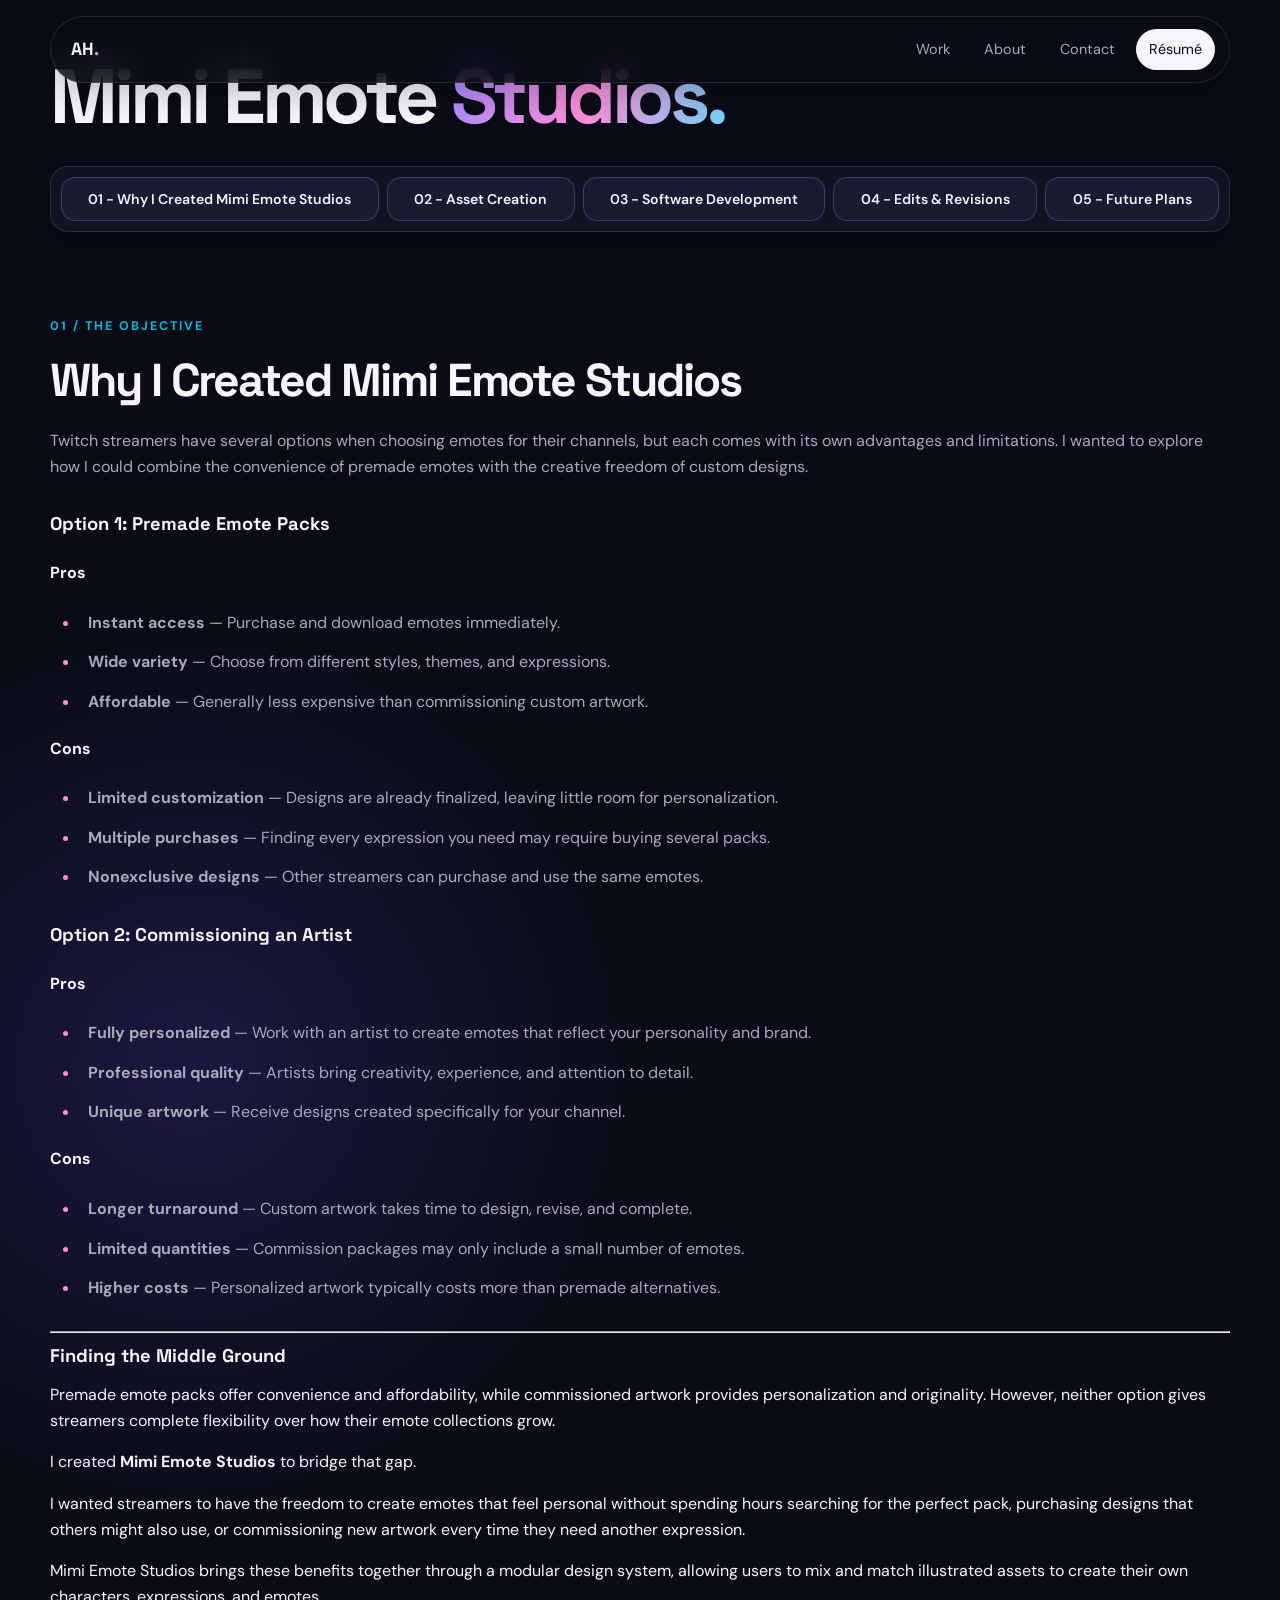
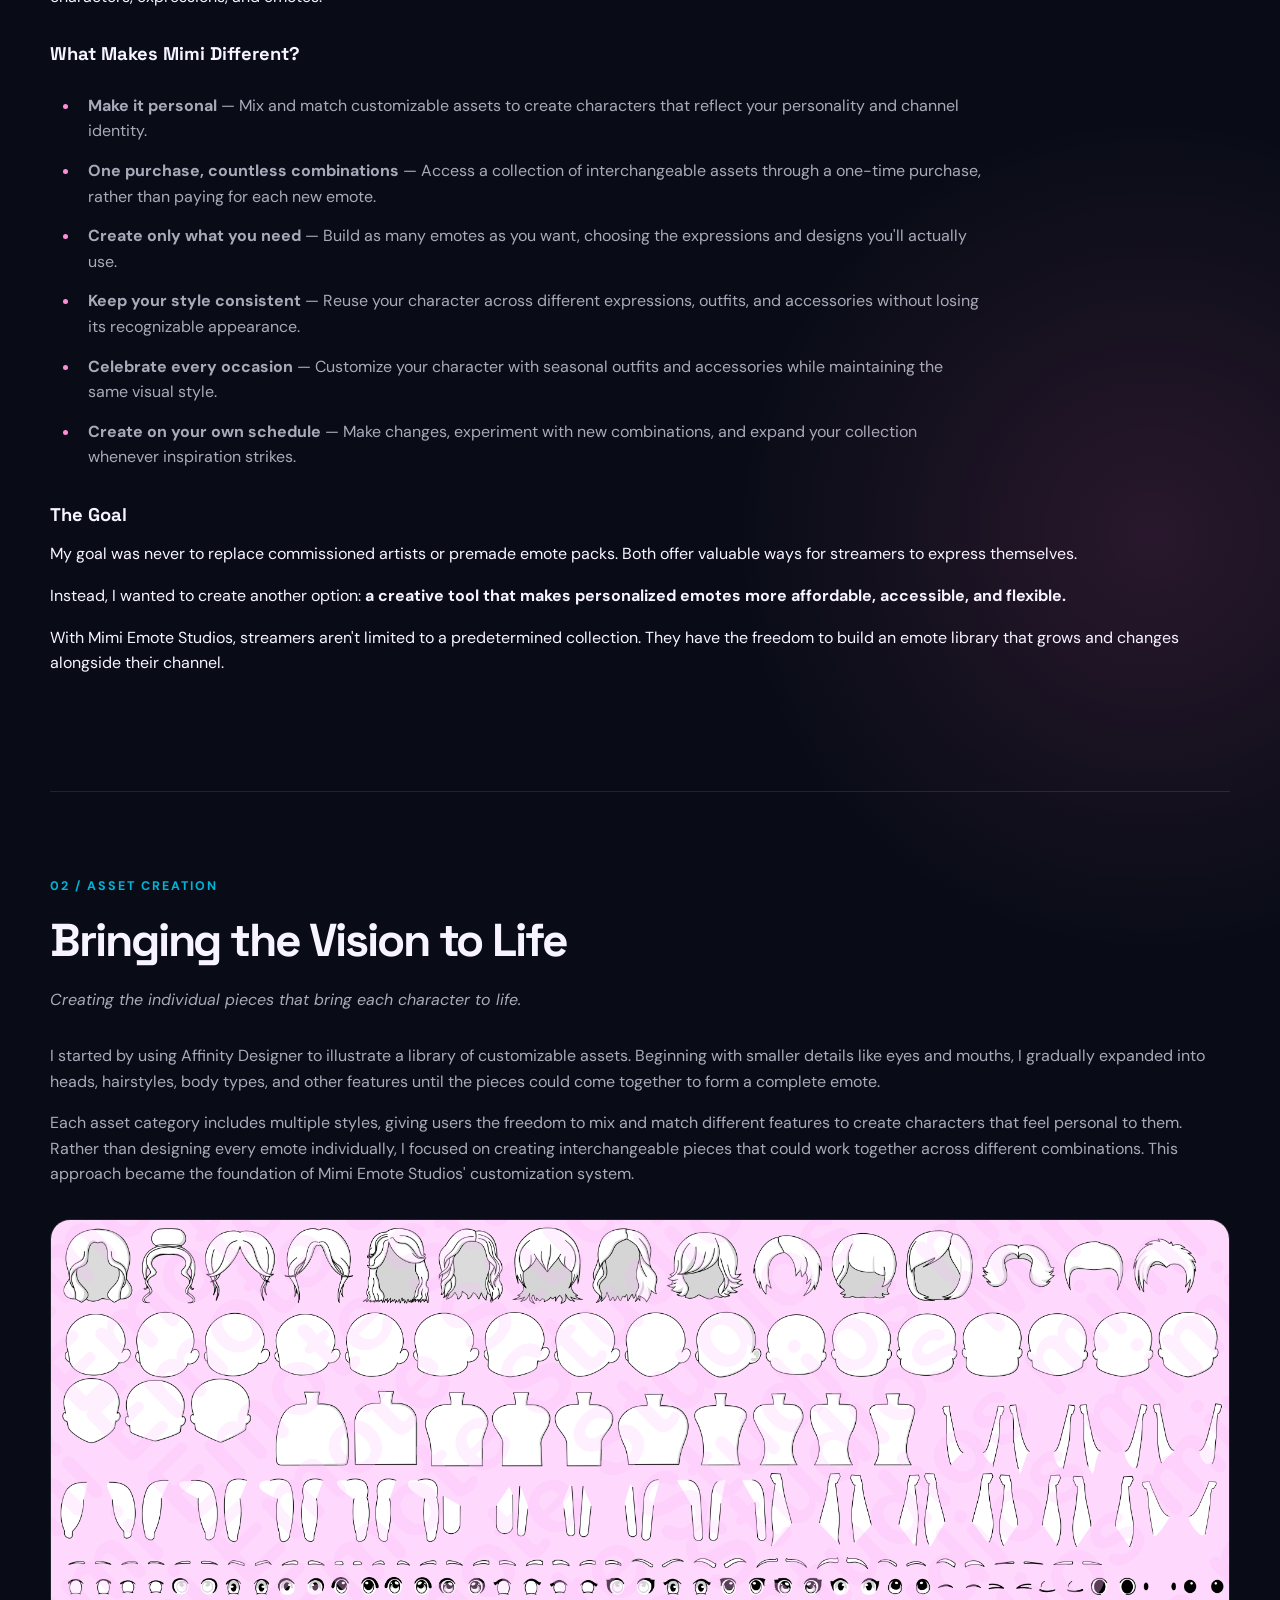
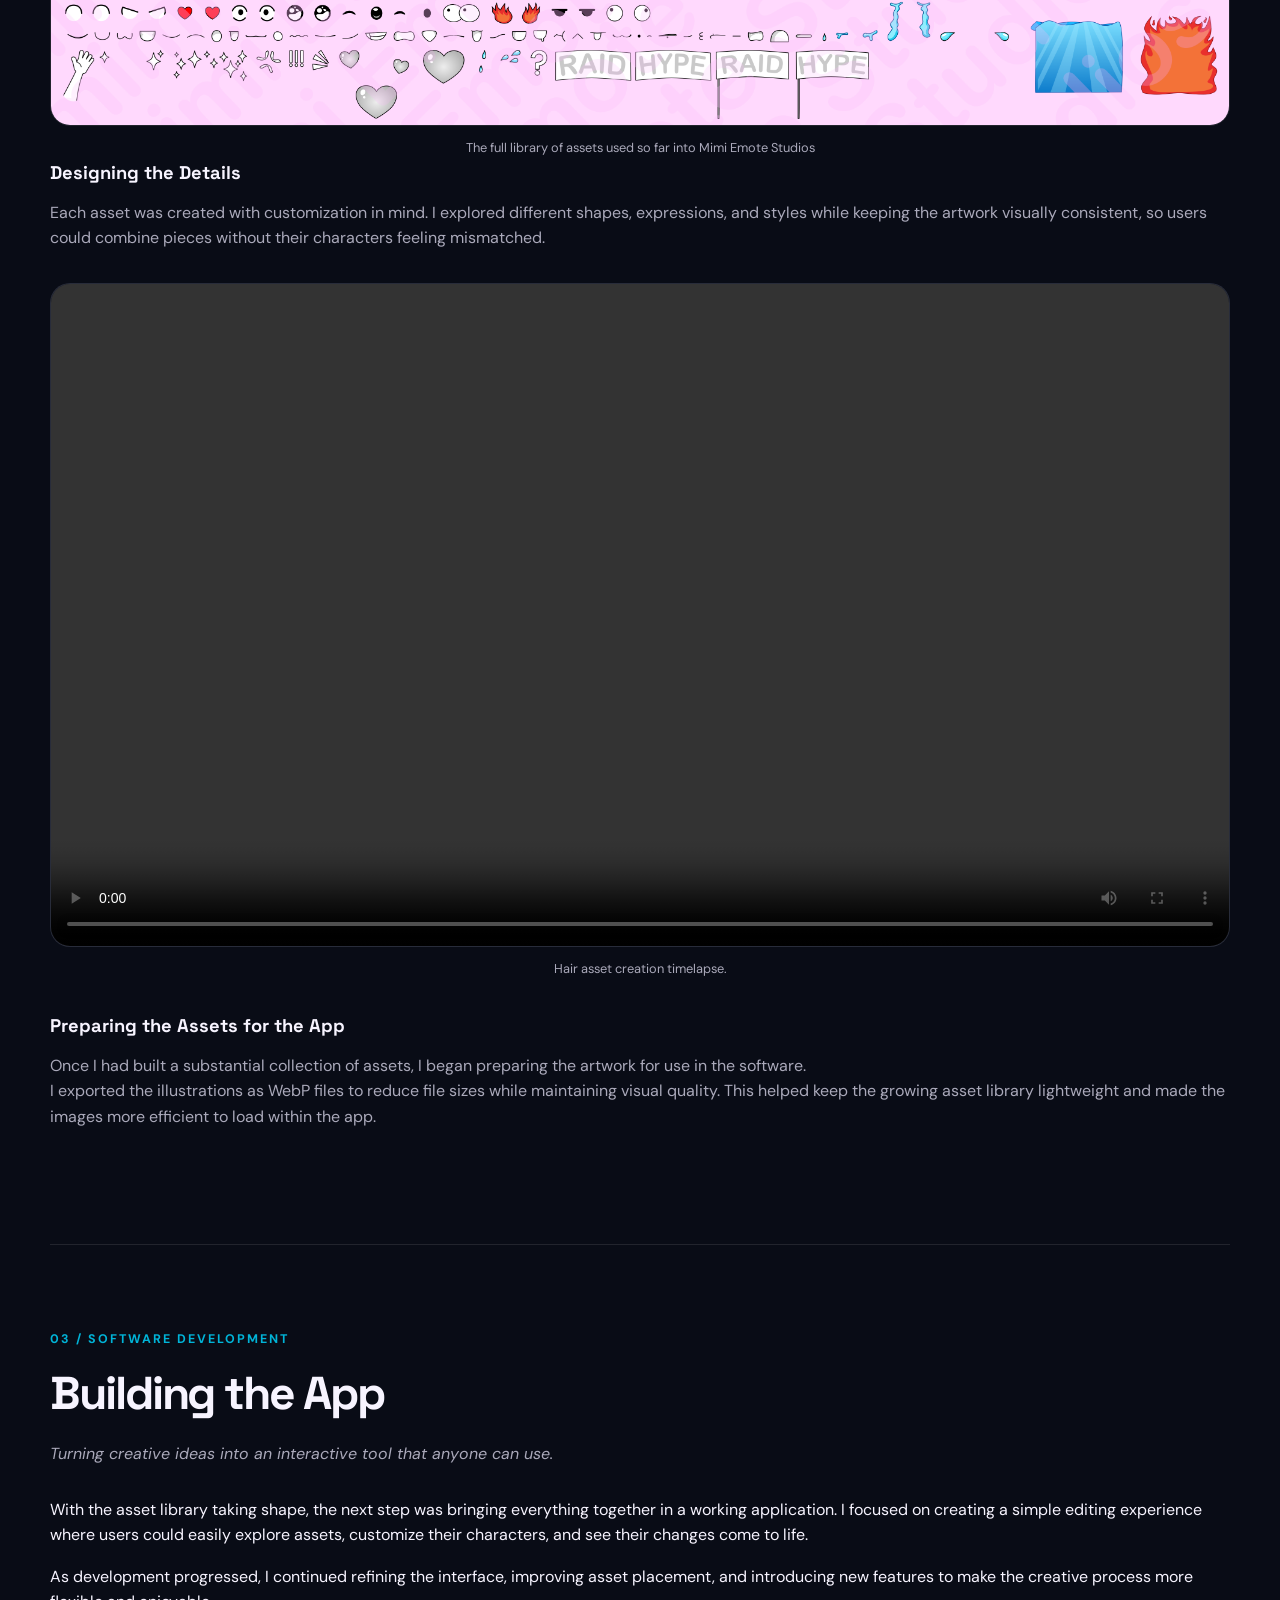
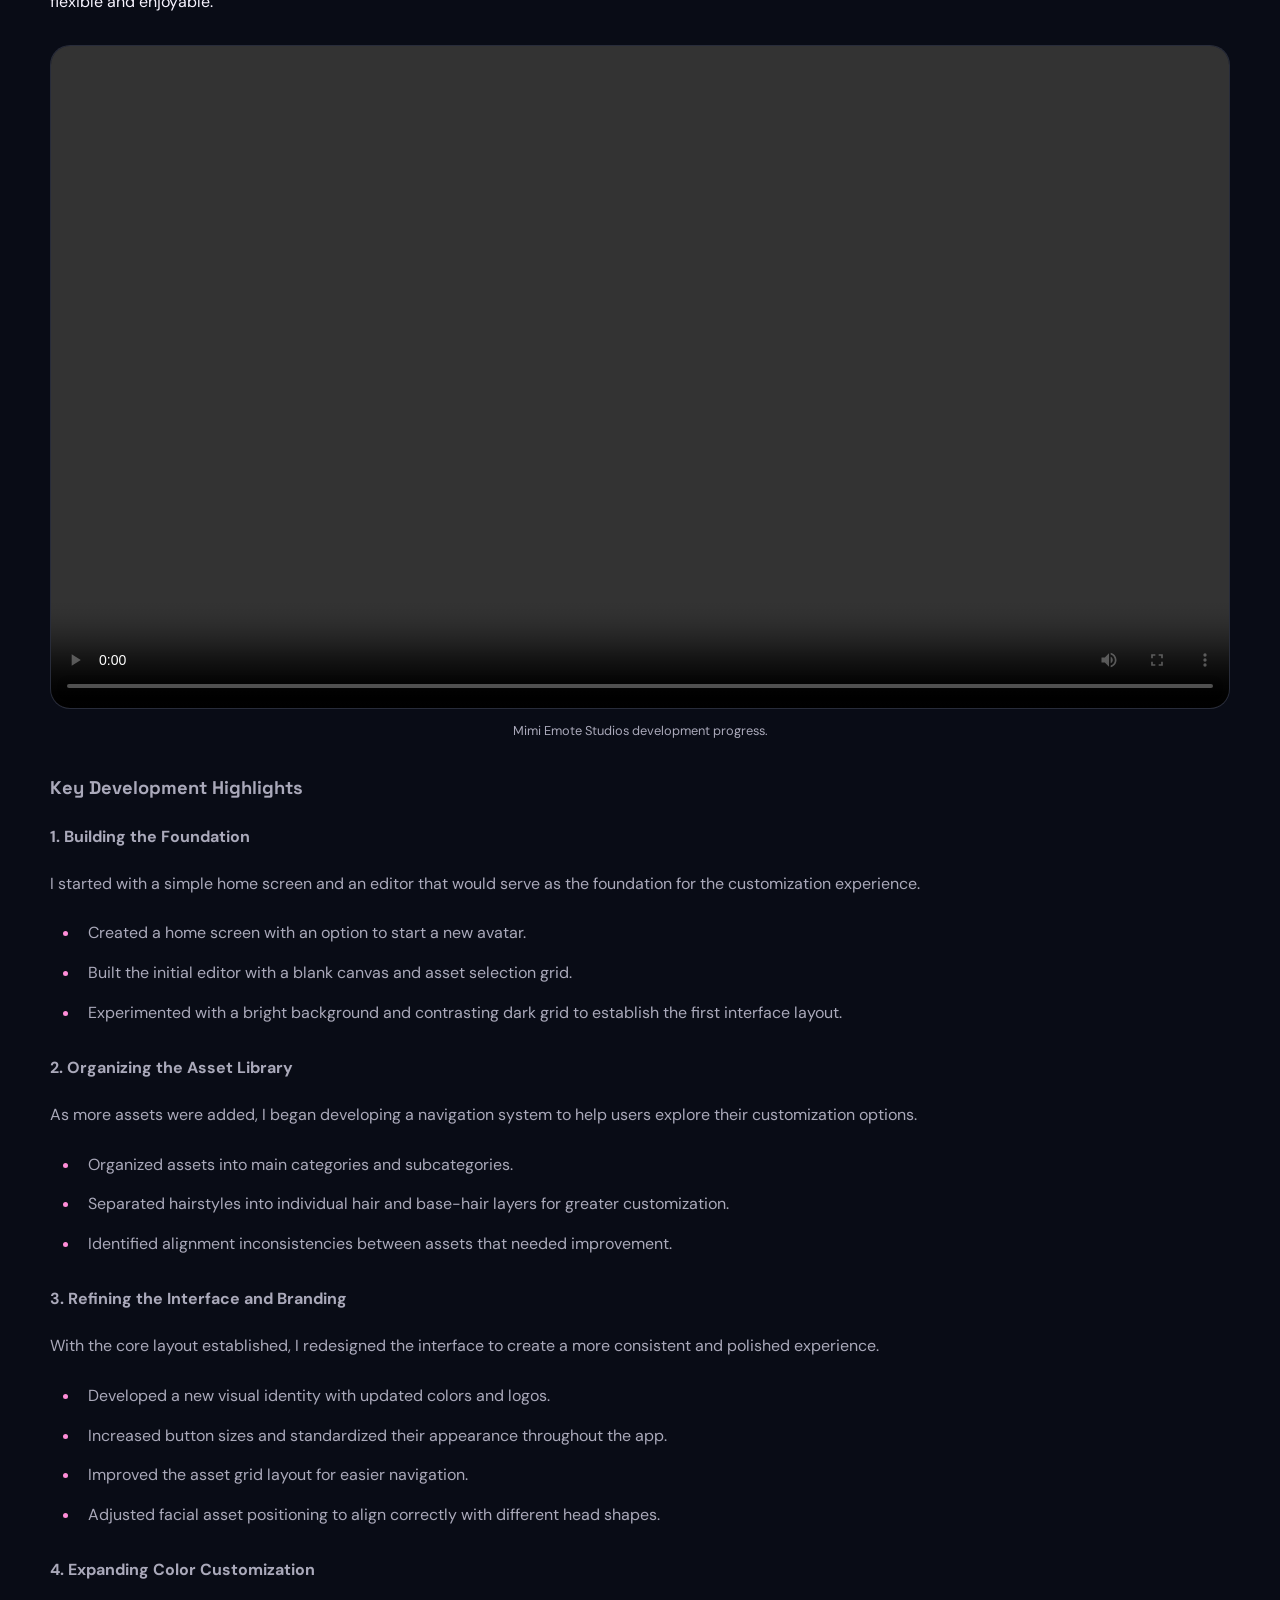
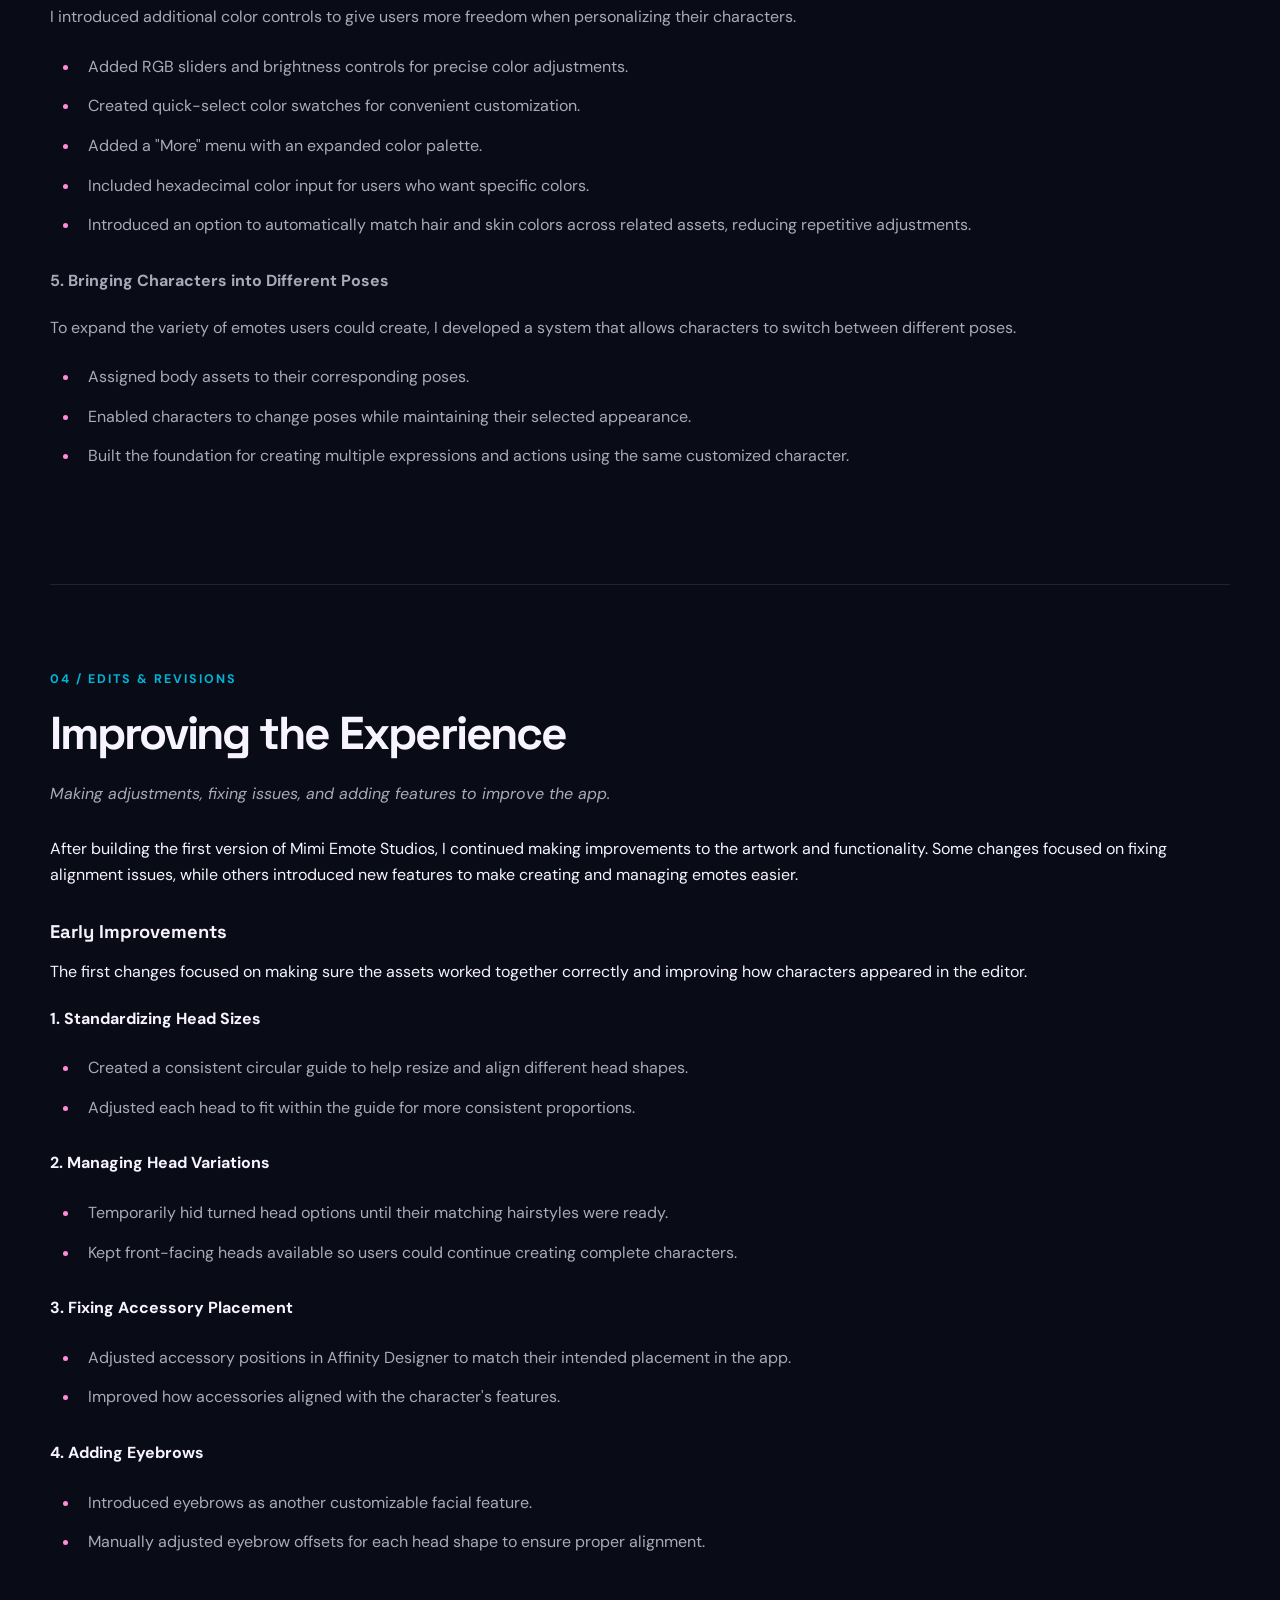
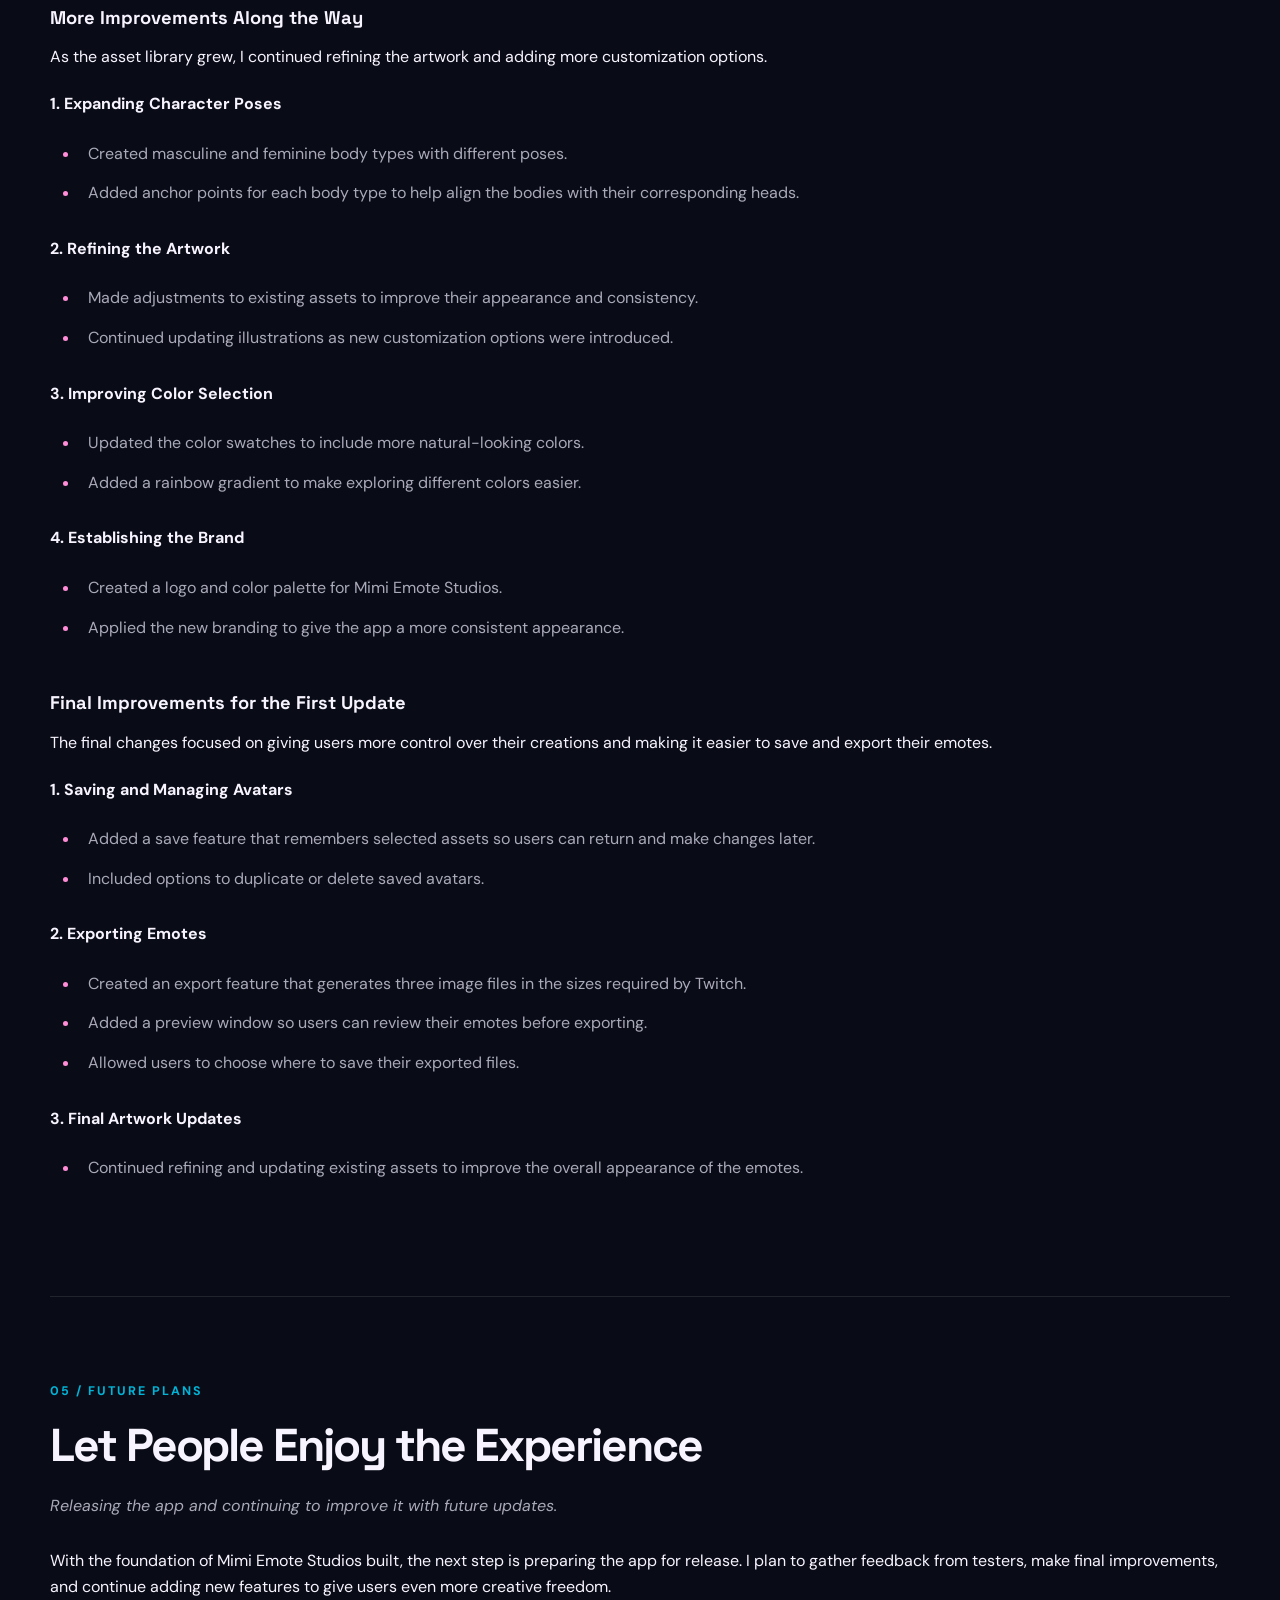
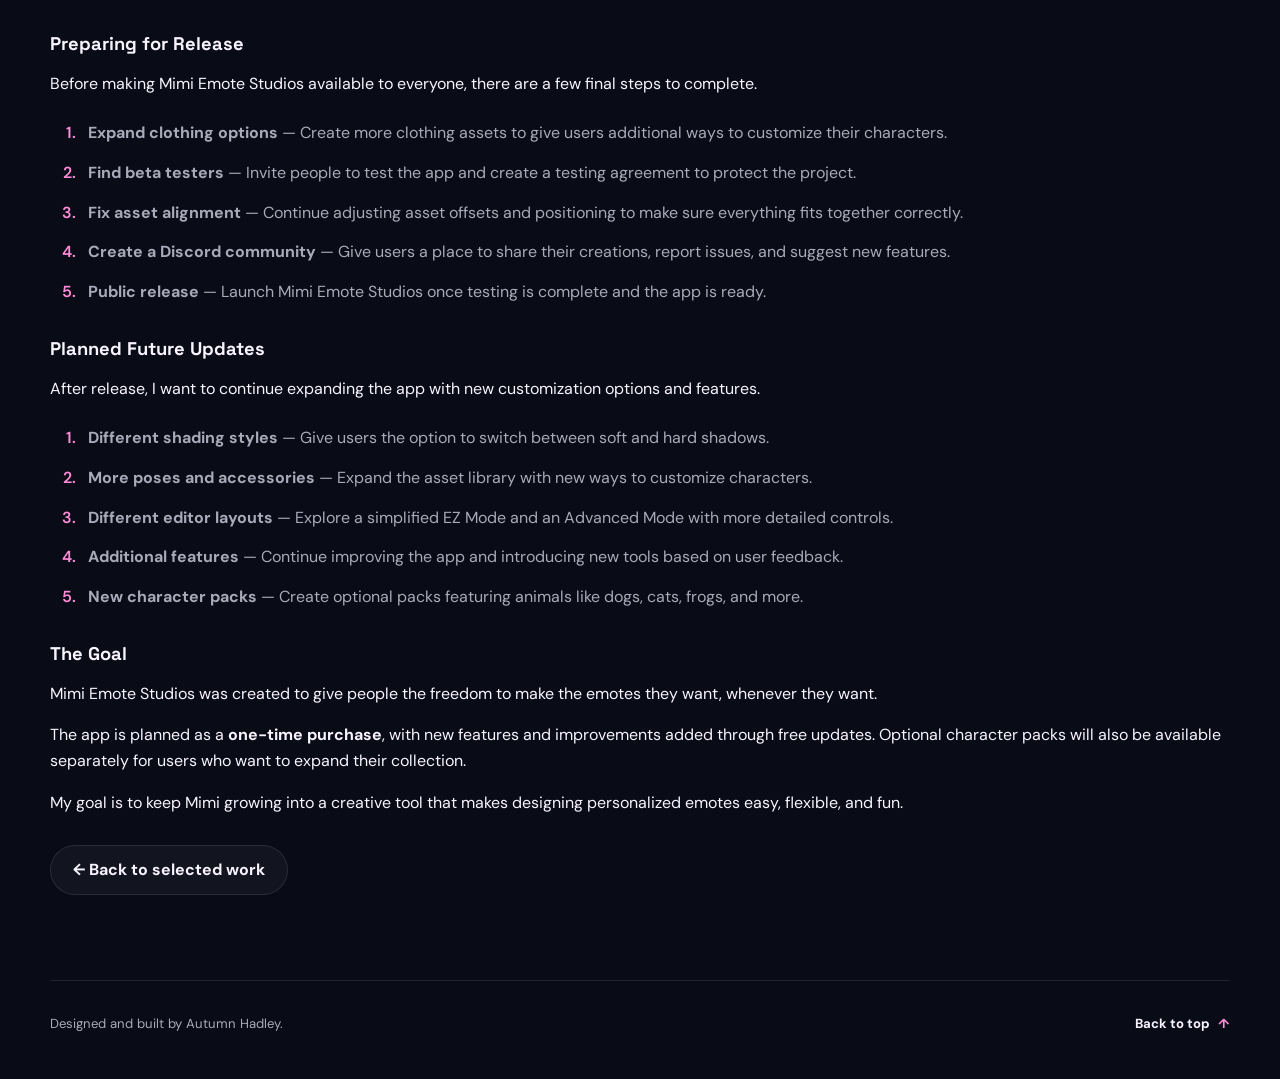
<file: mimi-emote-studios.html>
<!DOCTYPE html>
<html lang="en">
<head>
  <meta charset="UTF-8" />

  <meta
    name="viewport"
    content="width=device-width, initial-scale=1.0"
  />

  <meta
    name="robots"
    content="noindex"
  />

  <meta
    name="description"
    content="Mimi Emote Studios: a modular system for non-artists to design custom Twitch emotes, by Autumn Hadley."
  />

  <title>Mimi Emote Studios | Autumn Hadley</title>

  <link
    rel="preconnect"
    href="https://fonts.googleapis.com"
  />

  <link
    rel="preconnect"
    href="https://fonts.gstatic.com"
    crossorigin
  />

  <link
    href="https://fonts.googleapis.com/css2?family=DM+Sans:wght@400;500;600;700&family=Space+Grotesk:wght@500;600;700&display=swap"
    rel="stylesheet"
  />

  <link rel="stylesheet" href="styles.css" />
  <link rel="stylesheet" href="quality-systems.css" />

  <script src="script.js" defer></script>
</head>

<body class="case-study">
  <header class="site-header">
    <a
      class="logo"
      href="index.html"
      aria-label="Autumn Hadley home"
    >
      AH<span>.</span>
    </a>

    <button
      class="menu-button"
      type="button"
      aria-expanded="false"
      aria-controls="site-navigation"
    >
      Menu
    </button>

    <nav
      id="site-navigation"
      class="site-nav"
      aria-label="Main navigation"
    >
      <a href="index.html#work">Work</a>
      <a href="index.html#about">About</a>
      <a href="index.html#contact">Contact</a>

      <a
        class="nav-resume"
        href="assets/autumn-hadley-resume.pdf"
        target="_blank"
        rel="noopener"
      >
        Résumé
      </a>
    </nav>
  </header>

  <main
    id="top"
    class="section-shell"
  >
    <section
      class="case-hero"
      aria-labelledby="case-title"
    >
      <h1 id="case-title">
        Mimi Emote
        <span class="gradient-text">
          Studios.
        </span>
      </h1>
    </section>

    <nav
      class="case-contents"
      aria-label="Case study sections"
    >
      <a href="#objective">
        01 - Why I Created Mimi Emote Studios
      </a>

      <a href="#asset-creation">
        02 - Asset Creation
      </a>

      <a href="#software-development">
        03 - Software Development
      </a>

      <a href="#edits-revisions">
        04 - Edits &amp; Revisions
      </a>

      <a href="#future-plans">
        05 - Future Plans
      </a>
    </nav>

    <!-- Objective -->
    <section
      id="objective"
      class="case-section"
      aria-labelledby="objective-title"
    >
      <div class="case-section-heading">
        <p class="eyebrow">
          01 / The Objective
        </p>

        <h2 id="objective-title">
          Why I Created Mimi Emote Studios
        </h2>

        <p>
          Twitch streamers have several options when choosing
          emotes for their channels, but each comes with its own
          advantages and limitations. I wanted to explore how I
          could combine the convenience of premade emotes with
          the creative freedom of custom designs.
        </p>
      </div>

      <div class="case-section-body">
        <div class="narrative-block">
          <h3>
            Option 1: Premade Emote Packs
          </h3>

          <h4>Pros</h4>

          <ul class="reflection-improvements">
            <li>
              <strong>Instant access</strong> — Purchase and
              download emotes immediately.
            </li>

            <li>
              <strong>Wide variety</strong> — Choose from
              different styles, themes, and expressions.
            </li>

            <li>
              <strong>Affordable</strong> — Generally less
              expensive than commissioning custom artwork.
            </li>
          </ul>

          <h4>Cons</h4>

          <ul class="reflection-improvements">
            <li>
              <strong>Limited customization</strong> — Designs
              are already finalized, leaving little room for
              personalization.
            </li>

            <li>
              <strong>Multiple purchases</strong> — Finding every
              expression you need may require buying several packs.
            </li>

            <li>
              <strong>Nonexclusive designs</strong> — Other
              streamers can purchase and use the same emotes.
            </li>
          </ul>
        </div>

        <div class="narrative-block">
          <h3>
            Option 2: Commissioning an Artist
          </h3>

          <h4>Pros</h4>

          <ul class="reflection-improvements">
            <li>
              <strong>Fully personalized</strong> — Work with an
              artist to create emotes that reflect your personality
              and brand.
            </li>

            <li>
              <strong>Professional quality</strong> — Artists
              bring creativity, experience, and attention to detail.
            </li>

            <li>
              <strong>Unique artwork</strong> — Receive designs
              created specifically for your channel.
            </li>
          </ul>

          <h4>Cons</h4>

          <ul class="reflection-improvements">
            <li>
              <strong>Longer turnaround</strong> — Custom artwork
              takes time to design, revise, and complete.
            </li>

            <li>
              <strong>Limited quantities</strong> — Commission
              packages may only include a small number of emotes.
            </li>

            <li>
              <strong>Higher costs</strong> — Personalized
              artwork typically costs more than premade alternatives.
            </li>
          </ul>
        </div>

        <hr />

        <div class="narrative-block">
          <h3>
            Finding the Middle Ground
          </h3>

          <p>
            Premade emote packs offer convenience and affordability,
            while commissioned artwork provides personalization and
            originality. However, neither option gives streamers
            complete flexibility over how their emote collections grow.
          </p>

          <p>
            I created <strong>Mimi Emote Studios</strong> to bridge
            that gap.
          </p>

          <p>
            I wanted streamers to have the freedom to create emotes
            that feel personal without spending hours searching for
            the perfect pack, purchasing designs that others might
            also use, or commissioning new artwork every time they
            need another expression.
          </p>

          <p>
            Mimi Emote Studios brings these benefits together through
            a modular design system, allowing users to mix and match
            illustrated assets to create their own characters,
            expressions, and emotes.
          </p>
        </div>

        <div class="narrative-block">
          <h3>
            What Makes Mimi Different?
          </h3>

          <ul class="reflection-improvements">
            <li>
              <strong>Make it personal</strong> — Mix and match
              customizable assets to create characters that reflect
              your personality and channel identity.
            </li>

            <li>
              <strong>One purchase, countless combinations</strong>
              — Access a collection of interchangeable assets through
              a one-time purchase, rather than paying for each new
              emote.
            </li>

            <li>
              <strong>Create only what you need</strong> — Build as
              many emotes as you want, choosing the expressions and
              designs you'll actually use.
            </li>

            <li>
              <strong>Keep your style consistent</strong> — Reuse
              your character across different expressions, outfits,
              and accessories without losing its recognizable
              appearance.
            </li>

            <li>
              <strong>Celebrate every occasion</strong> — Customize
              your character with seasonal outfits and accessories
              while maintaining the same visual style.
            </li>

            <li>
              <strong>Create on your own schedule</strong> — Make
              changes, experiment with new combinations, and expand
              your collection whenever inspiration strikes.
            </li>
          </ul>
        </div>

        <div class="narrative-block">
          <h3>The Goal</h3>

          <p>
            My goal was never to replace commissioned artists or
            premade emote packs. Both offer valuable ways for
            streamers to express themselves.
          </p>

          <p>
            Instead, I wanted to create another option:
            <strong>
              a creative tool that makes personalized emotes more
              affordable, accessible, and flexible.
            </strong>
          </p>

          <p>
            With Mimi Emote Studios, streamers aren't limited to a
            predetermined collection. They have the freedom to build
            an emote library that grows and changes alongside their
            channel.
          </p>
        </div>
      </div>
    </section>

    <!-- Asset Creation -->
    <section
      id="asset-creation"
      class="case-section"
      aria-labelledby="asset-creation-title"
    >
      <div class="case-section-heading">
        <p class="eyebrow">
          02 / Asset Creation
        </p>

        <h2 id="asset-creation-title">
          Bringing the Vision to Life
        </h2>

        <p>
          <em>
            Creating the individual pieces that bring each character
            to life.
          </em>
        </p>
      </div>

      <div class="case-section-body">
        <div class="narrative-block asset-creation-intro">
          <p class="content-prompt">
            I started by using Affinity Designer to illustrate a
            library of customizable assets. Beginning with smaller
            details like eyes and mouths, I gradually expanded into
            heads, hairstyles, body types, and other features until
            the pieces could come together to form a complete emote.
          </p>

          <p class="content-prompt">
            Each asset category includes multiple styles, giving
            users the freedom to mix and match different features
            to create characters that feel personal to them.
          </p>

          <p class="content-prompt">
            Rather than designing every emote individually, I focused
            on creating interchangeable pieces that could work
            together across different combinations. This approach
            became the foundation of Mimi Emote Studios'
            customization system.
          </p>
        </div>

        <figure class="evidence-figure">
          <img
            src="assets/EmoteAssets-FullLibrary.png"
            alt="Emote asset library with different styles of eyes, mouths, and heads"
            loading="lazy"
          />

          <figcaption>
            The full library of assets used so far into Mimi Emote
            Studios
          </figcaption>
        </figure>

        <div class="narrative-block">
          <h3>
            Designing the Details
          </h3>

          <p class="content-prompt">
            Each asset was created with customization in mind. I
            explored different shapes, expressions, and styles while
            keeping the artwork visually consistent, so users could
            combine pieces without their characters feeling
            mismatched.
          </p>
        </div>

        <figure class="evidence-figure">
          <video
            class="app-demo-video"
            src="assets/HairTimelapse.mp4"
            controls
            playsinline
            preload="metadata"
            aria-labelledby="hair-timelapse-caption"
          >
            Your browser does not support embedded video.
          </video>

          <figcaption id="hair-timelapse-caption">
            Hair asset creation timelapse.
          </figcaption>
        </figure>

        <div class="narrative-block asset-export-note">
          <h3>
            Preparing the Assets for the App
          </h3>

          <p class="content-prompt">
            Once I had built a substantial collection of assets, I
            began preparing the artwork for use in the software.
          </p>

          <p class="content-prompt">
            I exported the illustrations as WebP files to reduce
            file sizes while maintaining visual quality. This helped
            keep the growing asset library lightweight and made the
            images more efficient to load within the app.
          </p>
        </div>
      </div>
    </section>

    <!-- Software Development -->
    <section
      id="software-development"
      class="case-section"
      aria-labelledby="software-development-title"
    >
      <div class="case-section-heading">
        <p class="eyebrow">
          03 / Software Development
        </p>

        <h2 id="software-development-title">
          Building the App
        </h2>

        <p>
          <em>
            Turning creative ideas into an interactive tool that
            anyone can use.
          </em>
        </p>
      </div>

      <div class="case-section-body">
        <div class="narrative-block">
          <p>
            With the asset library taking shape, the next step was
            bringing everything together in a working application.
            I focused on creating a simple editing experience where
            users could easily explore assets, customize their
            characters, and see their changes come to life.
          </p>

          <p>
            As development progressed, I continued refining the
            interface, improving asset placement, and introducing
            new features to make the creative process more flexible
            and enjoyable.
          </p>
        </div>

        <figure class="app-demo">
          <video
            class="app-demo-video"
            src="assets/EmoteCreatorProgress.mov"
            controls
            playsinline
            preload="metadata"
            aria-labelledby="app-demo-caption"
          >
            Your browser does not support embedded video.
          </video>

          <figcaption id="app-demo-caption">
            Mimi Emote Studios development progress.
          </figcaption>
        </figure>

        <div class="app-demo-notes">
          <h3>
            Key Development Highlights
          </h3>

          <div class="narrative-block">
            <h4>
              1. Building the Foundation
            </h4>

            <p>
              I started with a simple home screen and an editor that
              would serve as the foundation for the customization
              experience.
            </p>

            <ul class="reflection-improvements">
              <li>
                Created a home screen with an option to start a new
                avatar.
              </li>

              <li>
                Built the initial editor with a blank canvas and
                asset selection grid.
              </li>

              <li>
                Experimented with a bright background and contrasting
                dark grid to establish the first interface layout.
              </li>
            </ul>
          </div>

          <div class="narrative-block">
            <h4>
              2. Organizing the Asset Library
            </h4>

            <p>
              As more assets were added, I began developing a
              navigation system to help users explore their
              customization options.
            </p>

            <ul class="reflection-improvements">
              <li>
                Organized assets into main categories and
                subcategories.
              </li>

              <li>
                Separated hairstyles into individual hair and
                base-hair layers for greater customization.
              </li>

              <li>
                Identified alignment inconsistencies between assets
                that needed improvement.
              </li>
            </ul>
          </div>

          <div class="narrative-block">
            <h4>
              3. Refining the Interface and Branding
            </h4>

            <p>
              With the core layout established, I redesigned the
              interface to create a more consistent and polished
              experience.
            </p>

            <ul class="reflection-improvements">
              <li>
                Developed a new visual identity with updated colors
                and logos.
              </li>

              <li>
                Increased button sizes and standardized their
                appearance throughout the app.
              </li>

              <li>
                Improved the asset grid layout for easier navigation.
              </li>

              <li>
                Adjusted facial asset positioning to align correctly
                with different head shapes.
              </li>
            </ul>
          </div>

          <div class="narrative-block">
            <h4>
              4. Expanding Color Customization
            </h4>

            <p>
              I introduced additional color controls to give users
              more freedom when personalizing their characters.
            </p>

            <ul class="reflection-improvements">
              <li>
                Added RGB sliders and brightness controls for precise
                color adjustments.
              </li>

              <li>
                Created quick-select color swatches for convenient
                customization.
              </li>

              <li>
                Added a "More" menu with an expanded color palette.
              </li>

              <li>
                Included hexadecimal color input for users who want
                specific colors.
              </li>

              <li>
                Introduced an option to automatically match hair and
                skin colors across related assets, reducing
                repetitive adjustments.
              </li>
            </ul>
          </div>

          <div class="narrative-block">
            <h4>
              5. Bringing Characters into Different Poses
            </h4>

            <p>
              To expand the variety of emotes users could create, I
              developed a system that allows characters to switch
              between different poses.
            </p>

            <ul class="reflection-improvements">
              <li>
                Assigned body assets to their corresponding poses.
              </li>

              <li>
                Enabled characters to change poses while maintaining
                their selected appearance.
              </li>

              <li>
                Built the foundation for creating multiple
                expressions and actions using the same customized
                character.
              </li>
            </ul>
          </div>
        </div>
      </div>
    </section>

    <!-- Edits and Revisions -->
    <section
      id="edits-revisions"
      class="case-section"
      aria-labelledby="edits-revisions-title"
    >
      <div class="case-section-heading">
        <p class="eyebrow">
          04 / Edits &amp; Revisions
        </p>

        <h2 id="edits-revisions-title">
          Improving the Experience
        </h2>

        <p>
          <em>
            Making adjustments, fixing issues, and adding features
            to improve the app.
          </em>
        </p>
      </div>

      <div class="case-section-body">
        <div class="narrative-block">
          <p>
            After building the first version of Mimi Emote Studios,
            I continued making improvements to the artwork and
            functionality. Some changes focused on fixing alignment
            issues, while others introduced new features to make
            creating and managing emotes easier.
          </p>
        </div>

        <div class="revision-entry">
          <h3>
            Early Improvements
          </h3>

          <p>
            The first changes focused on making sure the assets
            worked together correctly and improving how characters
            appeared in the editor.
          </p>

          <div class="narrative-block">
            <h4>
              1. Standardizing Head Sizes
            </h4>

            <ul class="reflection-improvements">
              <li>
                Created a consistent circular guide to help resize
                and align different head shapes.
              </li>

              <li>
                Adjusted each head to fit within the guide for more
                consistent proportions.
              </li>
            </ul>
          </div>

          <div class="narrative-block">
            <h4>
              2. Managing Head Variations
            </h4>

            <ul class="reflection-improvements">
              <li>
                Temporarily hid turned head options until their
                matching hairstyles were ready.
              </li>

              <li>
                Kept front-facing heads available so users could
                continue creating complete characters.
              </li>
            </ul>
          </div>

          <div class="narrative-block">
            <h4>
              3. Fixing Accessory Placement
            </h4>

            <ul class="reflection-improvements">
              <li>
                Adjusted accessory positions in Affinity Designer
                to match their intended placement in the app.
              </li>

              <li>
                Improved how accessories aligned with the
                character's features.
              </li>
            </ul>
          </div>

          <div class="narrative-block">
            <h4>
              4. Adding Eyebrows
            </h4>

            <ul class="reflection-improvements">
              <li>
                Introduced eyebrows as another customizable facial
                feature.
              </li>

              <li>
                Manually adjusted eyebrow offsets for each head shape
                to ensure proper alignment.
              </li>
            </ul>
          </div>
        </div>

        <div class="revision-entry">
          <h3>
            More Improvements Along the Way
          </h3>

          <p>
            As the asset library grew, I continued refining the
            artwork and adding more customization options.
          </p>

          <div class="narrative-block">
            <h4>
              1. Expanding Character Poses
            </h4>

            <ul class="reflection-improvements">
              <li>
                Created masculine and feminine body types with
                different poses.
              </li>

              <li>
                Added anchor points for each body type to help align
                the bodies with their corresponding heads.
              </li>
            </ul>
          </div>

          <div class="narrative-block">
            <h4>
              2. Refining the Artwork
            </h4>

            <ul class="reflection-improvements">
              <li>
                Made adjustments to existing assets to improve their
                appearance and consistency.
              </li>

              <li>
                Continued updating illustrations as new customization
                options were introduced.
              </li>
            </ul>
          </div>

          <div class="narrative-block">
            <h4>
              3. Improving Color Selection
            </h4>

            <ul class="reflection-improvements">
              <li>
                Updated the color swatches to include more
                natural-looking colors.
              </li>

              <li>
                Added a rainbow gradient to make exploring different
                colors easier.
              </li>
            </ul>
          </div>

          <div class="narrative-block">
            <h4>
              4. Establishing the Brand
            </h4>

            <ul class="reflection-improvements">
              <li>
                Created a logo and color palette for Mimi Emote
                Studios.
              </li>

              <li>
                Applied the new branding to give the app a more
                consistent appearance.
              </li>
            </ul>
          </div>
        </div>

        <div class="revision-entry">
          <h3>
            Final Improvements for the First Update
          </h3>

          <p>
            The final changes focused on giving users more control
            over their creations and making it easier to save and
            export their emotes.
          </p>

          <div class="narrative-block">
            <h4>
              1. Saving and Managing Avatars
            </h4>

            <ul class="reflection-improvements">
              <li>
                Added a save feature that remembers selected assets
                so users can return and make changes later.
              </li>

              <li>
                Included options to duplicate or delete saved
                avatars.
              </li>
            </ul>
          </div>

          <div class="narrative-block">
            <h4>
              2. Exporting Emotes
            </h4>

            <ul class="reflection-improvements">
              <li>
                Created an export feature that generates three image
                files in the sizes required by Twitch.
              </li>

              <li>
                Added a preview window so users can review their
                emotes before exporting.
              </li>

              <li>
                Allowed users to choose where to save their exported
                files.
              </li>
            </ul>
          </div>

          <div class="narrative-block">
            <h4>
              3. Final Artwork Updates
            </h4>

            <ul class="reflection-improvements">
              <li>
                Continued refining and updating existing assets to
                improve the overall appearance of the emotes.
              </li>
            </ul>
          </div>
        </div>
      </div>
    </section>

    <!-- Future Plans -->
    <section
      id="future-plans"
      class="case-section"
      aria-labelledby="future-plans-title"
    >
      <div class="case-section-heading">
        <p class="eyebrow">
          05 / Future Plans
        </p>

        <h2 id="future-plans-title">
          Let People Enjoy the Experience
        </h2>

        <p>
          <em>
            Releasing the app and continuing to improve it with
            future updates.
          </em>
        </p>
      </div>

      <div class="case-section-body">
        <div class="narrative-block">
          <p>
            With the foundation of Mimi Emote Studios built, the
            next step is preparing the app for release. I plan to
            gather feedback from testers, make final improvements,
            and continue adding new features to give users even more
            creative freedom.
          </p>
        </div>

        <div class="narrative-block">
          <h3>
            Preparing for Release
          </h3>

          <p>
            Before making Mimi Emote Studios available to everyone,
            there are a few final steps to complete.
          </p>

          <ol class="reflection-improvements">
            <li>
              <strong>Expand clothing options</strong> — Create more
              clothing assets to give users additional ways to
              customize their characters.
            </li>

            <li>
              <strong>Find beta testers</strong> — Invite people to
              test the app and create a testing agreement to protect
              the project.
            </li>

            <li>
              <strong>Fix asset alignment</strong> — Continue
              adjusting asset offsets and positioning to make sure
              everything fits together correctly.
            </li>

            <li>
              <strong>Create a Discord community</strong> — Give
              users a place to share their creations, report issues,
              and suggest new features.
            </li>

            <li>
              <strong>Public release</strong> — Launch Mimi Emote
              Studios once testing is complete and the app is ready.
            </li>
          </ol>
        </div>

        <div class="narrative-block">
          <h3>
            Planned Future Updates
          </h3>

          <p>
            After release, I want to continue expanding the app with
            new customization options and features.
          </p>

          <ol class="reflection-improvements">
            <li>
              <strong>Different shading styles</strong> — Give users
              the option to switch between soft and hard shadows.
            </li>

            <li>
              <strong>More poses and accessories</strong> — Expand
              the asset library with new ways to customize characters.
            </li>

            <li>
              <strong>Different editor layouts</strong> — Explore a
              simplified EZ Mode and an Advanced Mode with more
              detailed controls.
            </li>

            <li>
              <strong>Additional features</strong> — Continue
              improving the app and introducing new tools based on
              user feedback.
            </li>

            <li>
              <strong>New character packs</strong> — Create optional
              packs featuring animals like dogs, cats, frogs, and
              more.
            </li>
          </ol>
        </div>

        <div class="narrative-block">
          <h3>The Goal</h3>

          <p>
            Mimi Emote Studios was created to give people the freedom
            to make the emotes they want, whenever they want.
          </p>

          <p>
            The app is planned as a <strong>one-time purchase</strong>,
            with new features and improvements added through free
            updates. Optional character packs will also be available
            separately for users who want to expand their collection.
          </p>

          <p>
            My goal is to keep Mimi growing into a creative tool that
            makes designing personalized emotes easy, flexible, and
            fun.
          </p>
        </div>

        <a
          class="button button-secondary"
          href="index.html#work"
        >
          ← Back to selected work
        </a>
      </div>
    </section>
  </main>

  <footer class="site-footer section-shell">
    <p>
      Designed and built by Autumn Hadley.
    </p>

    <a
      class="text-link"
      href="#top"
    >
      Back to top

      <span aria-hidden="true">
        ↑
      </span>
    </a>
  </footer>
</body>
</html>
</file>
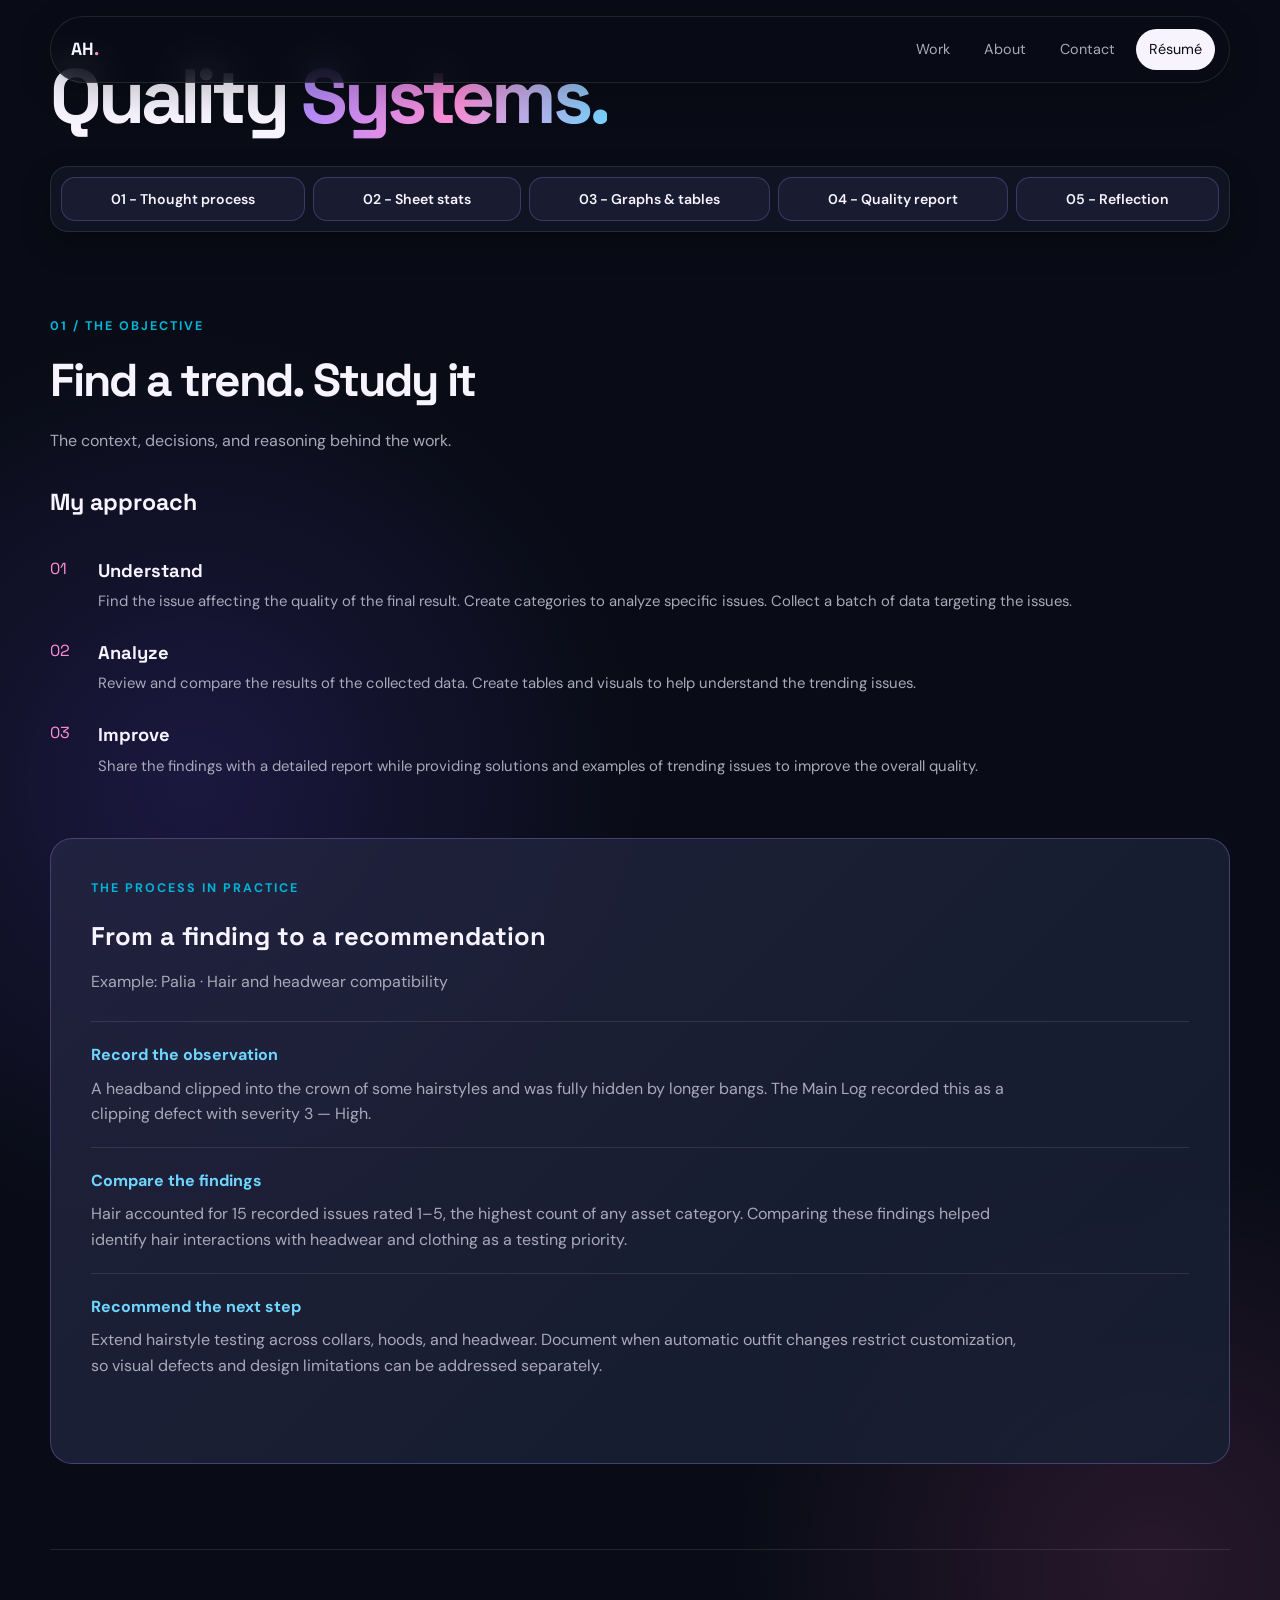
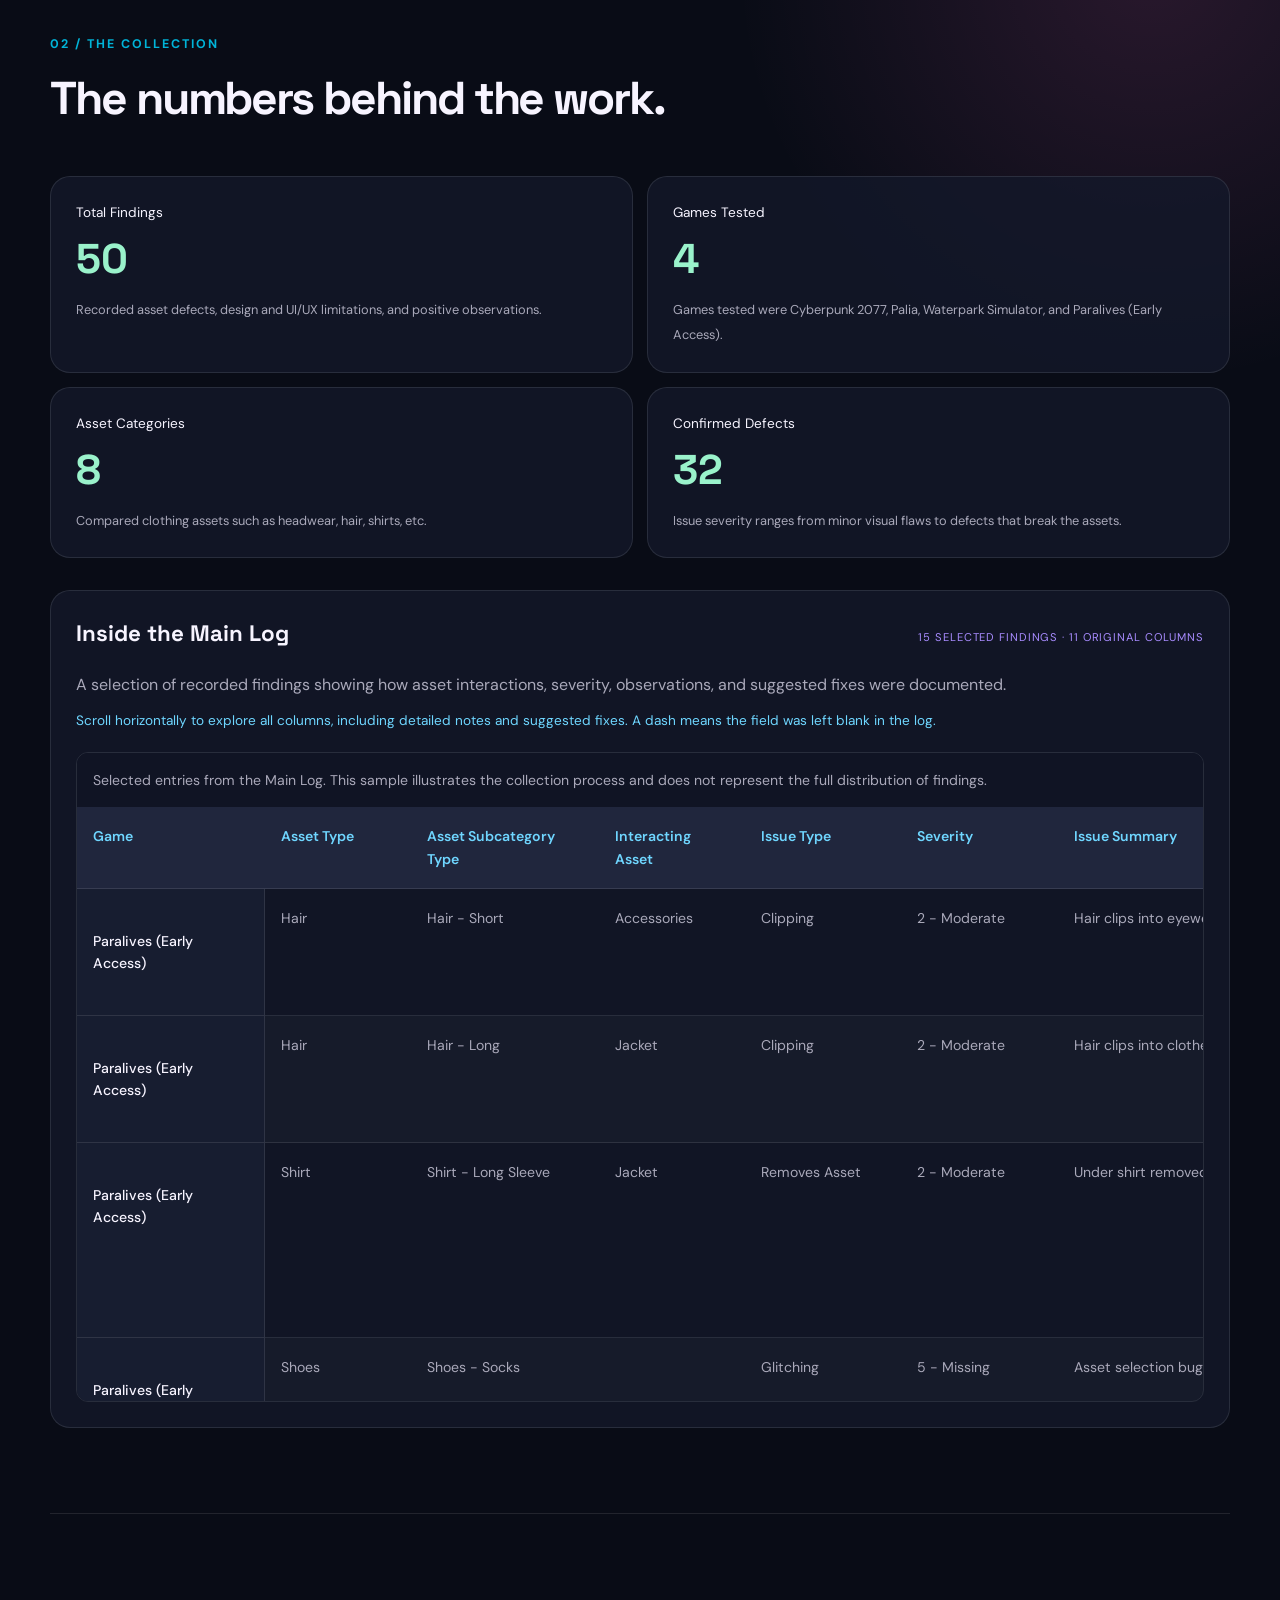
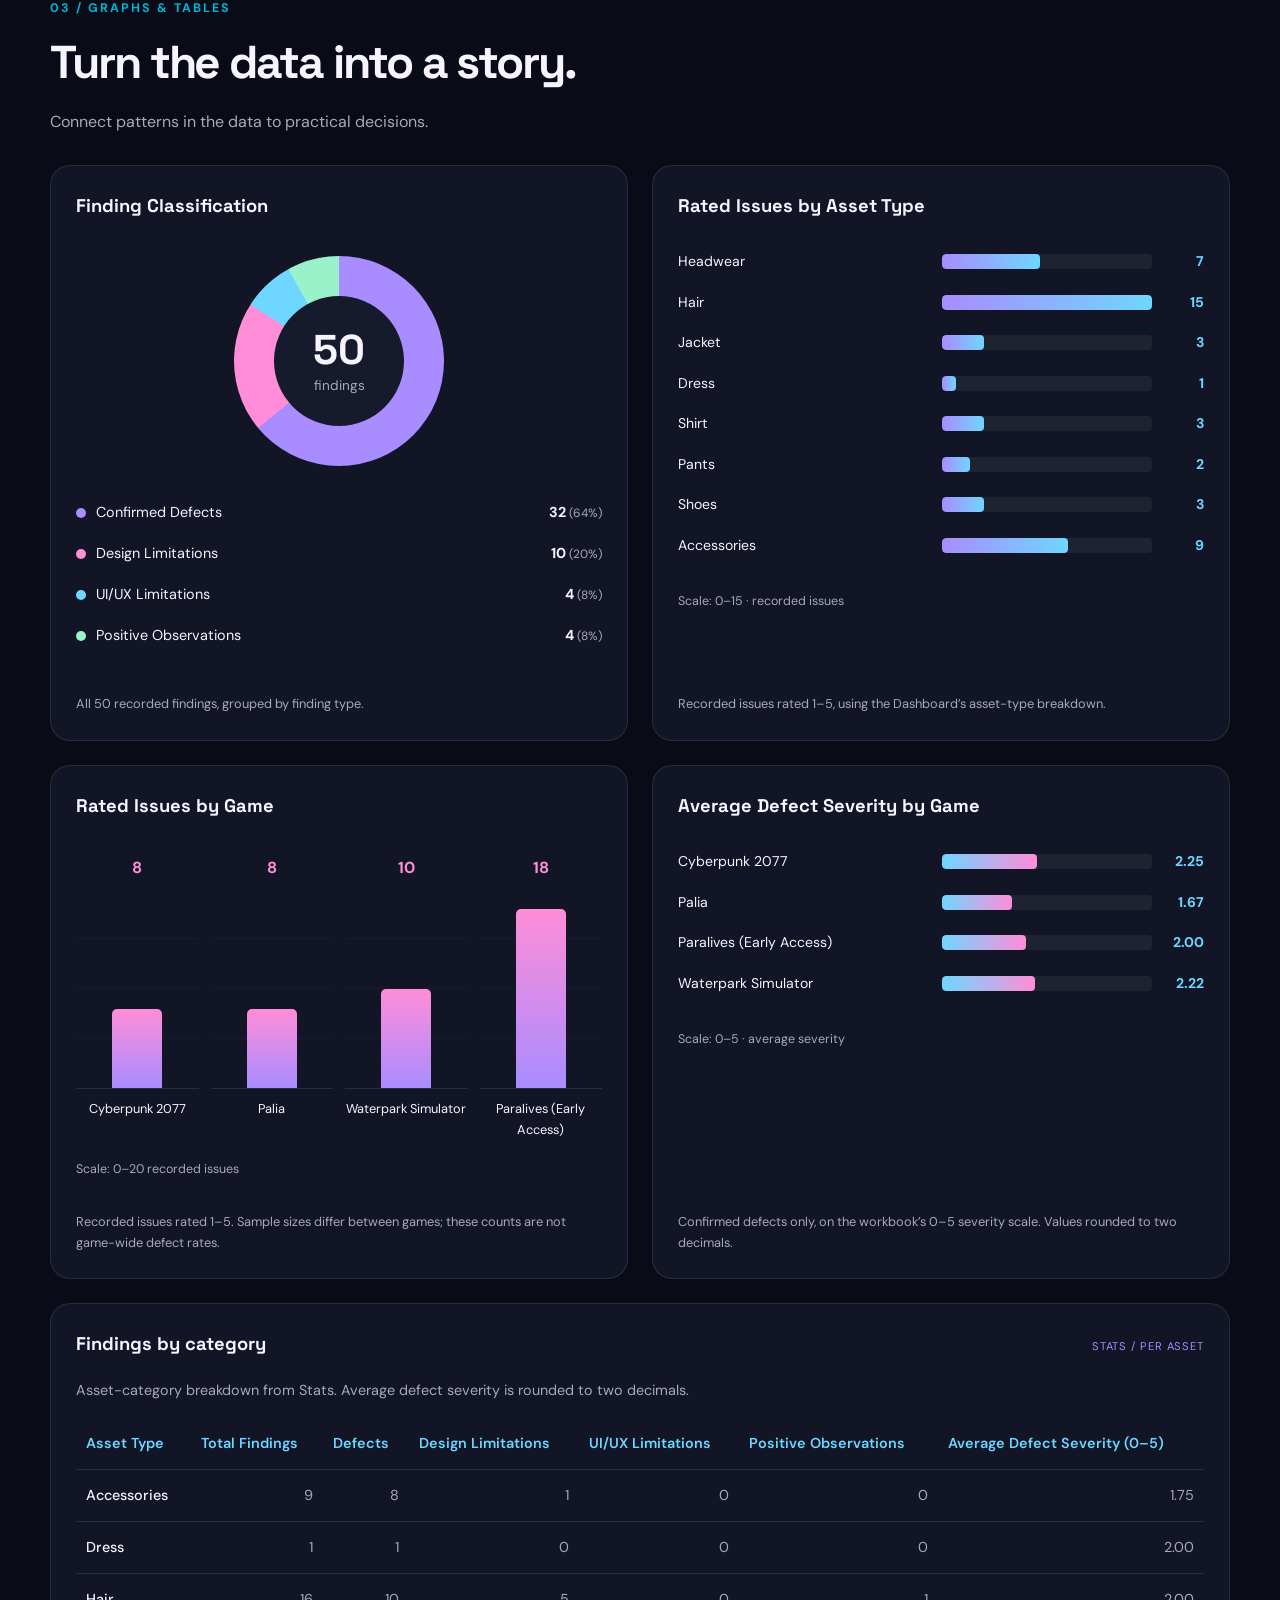
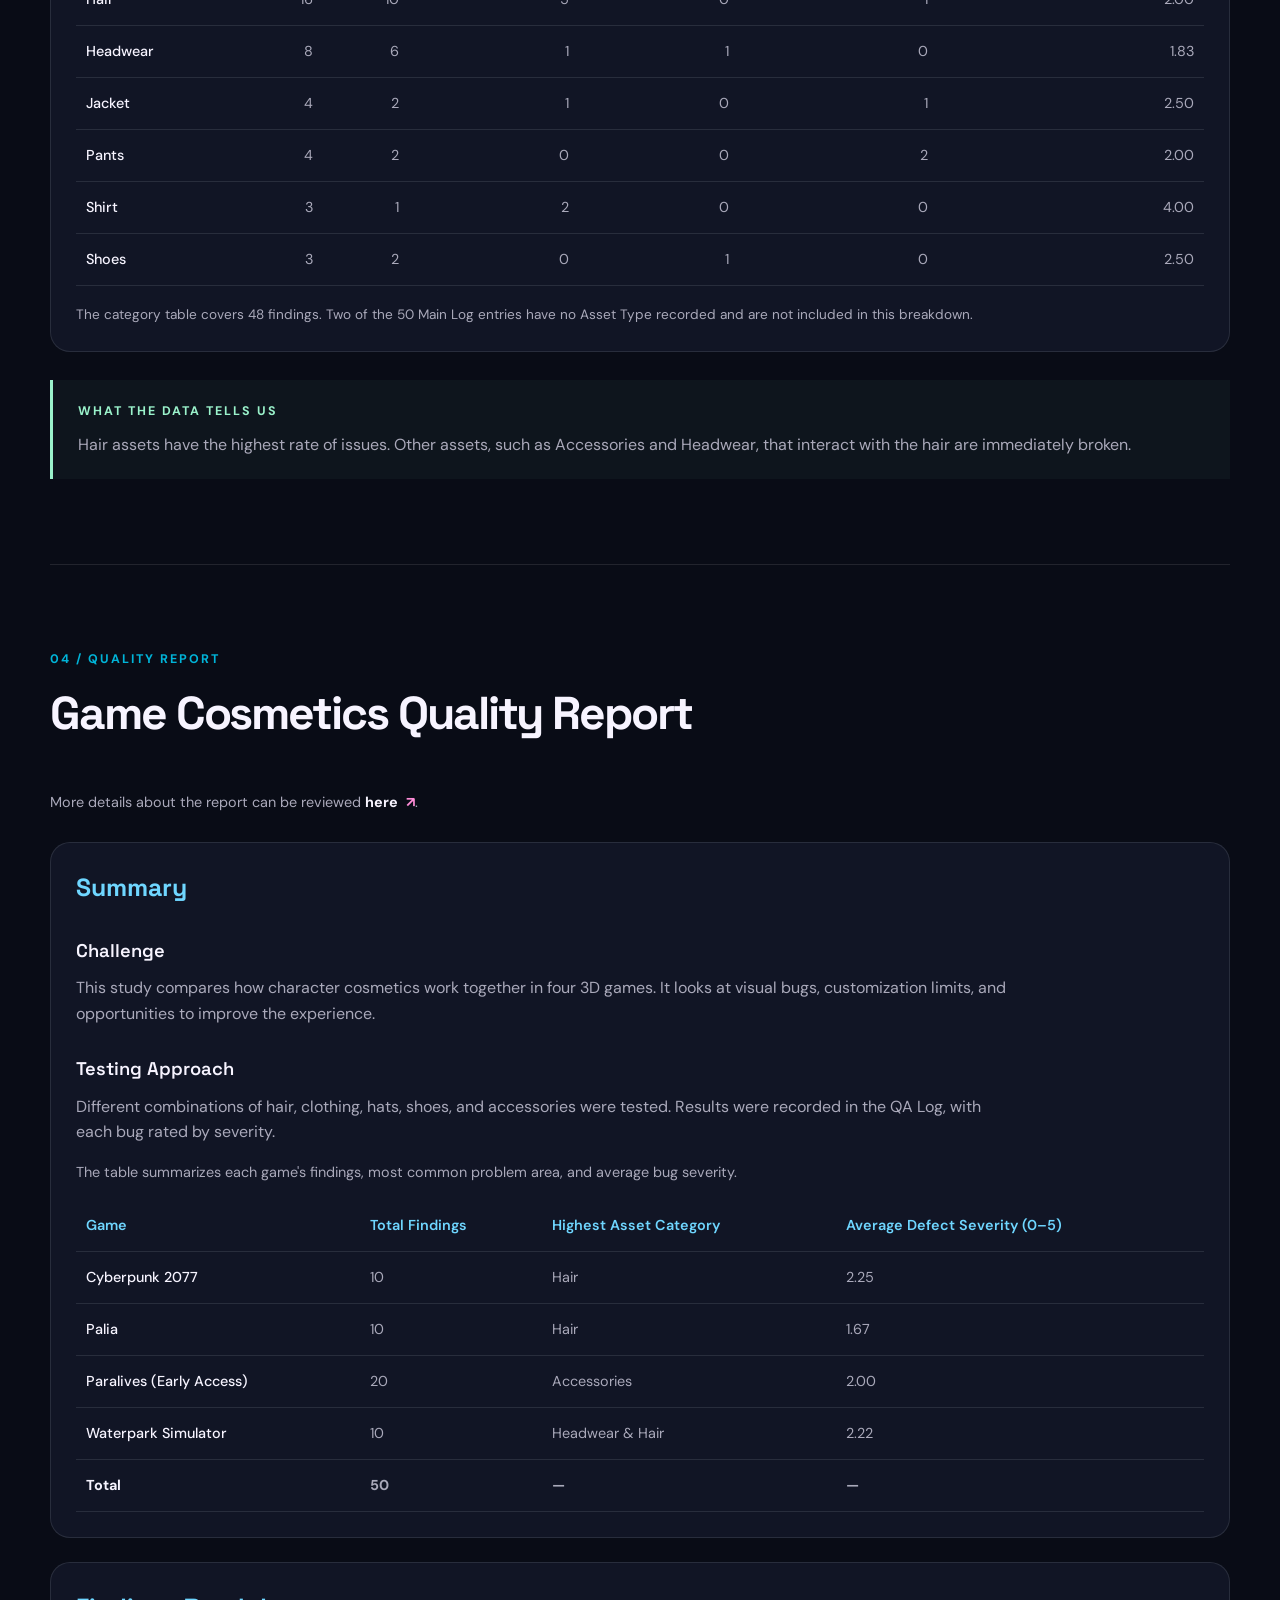
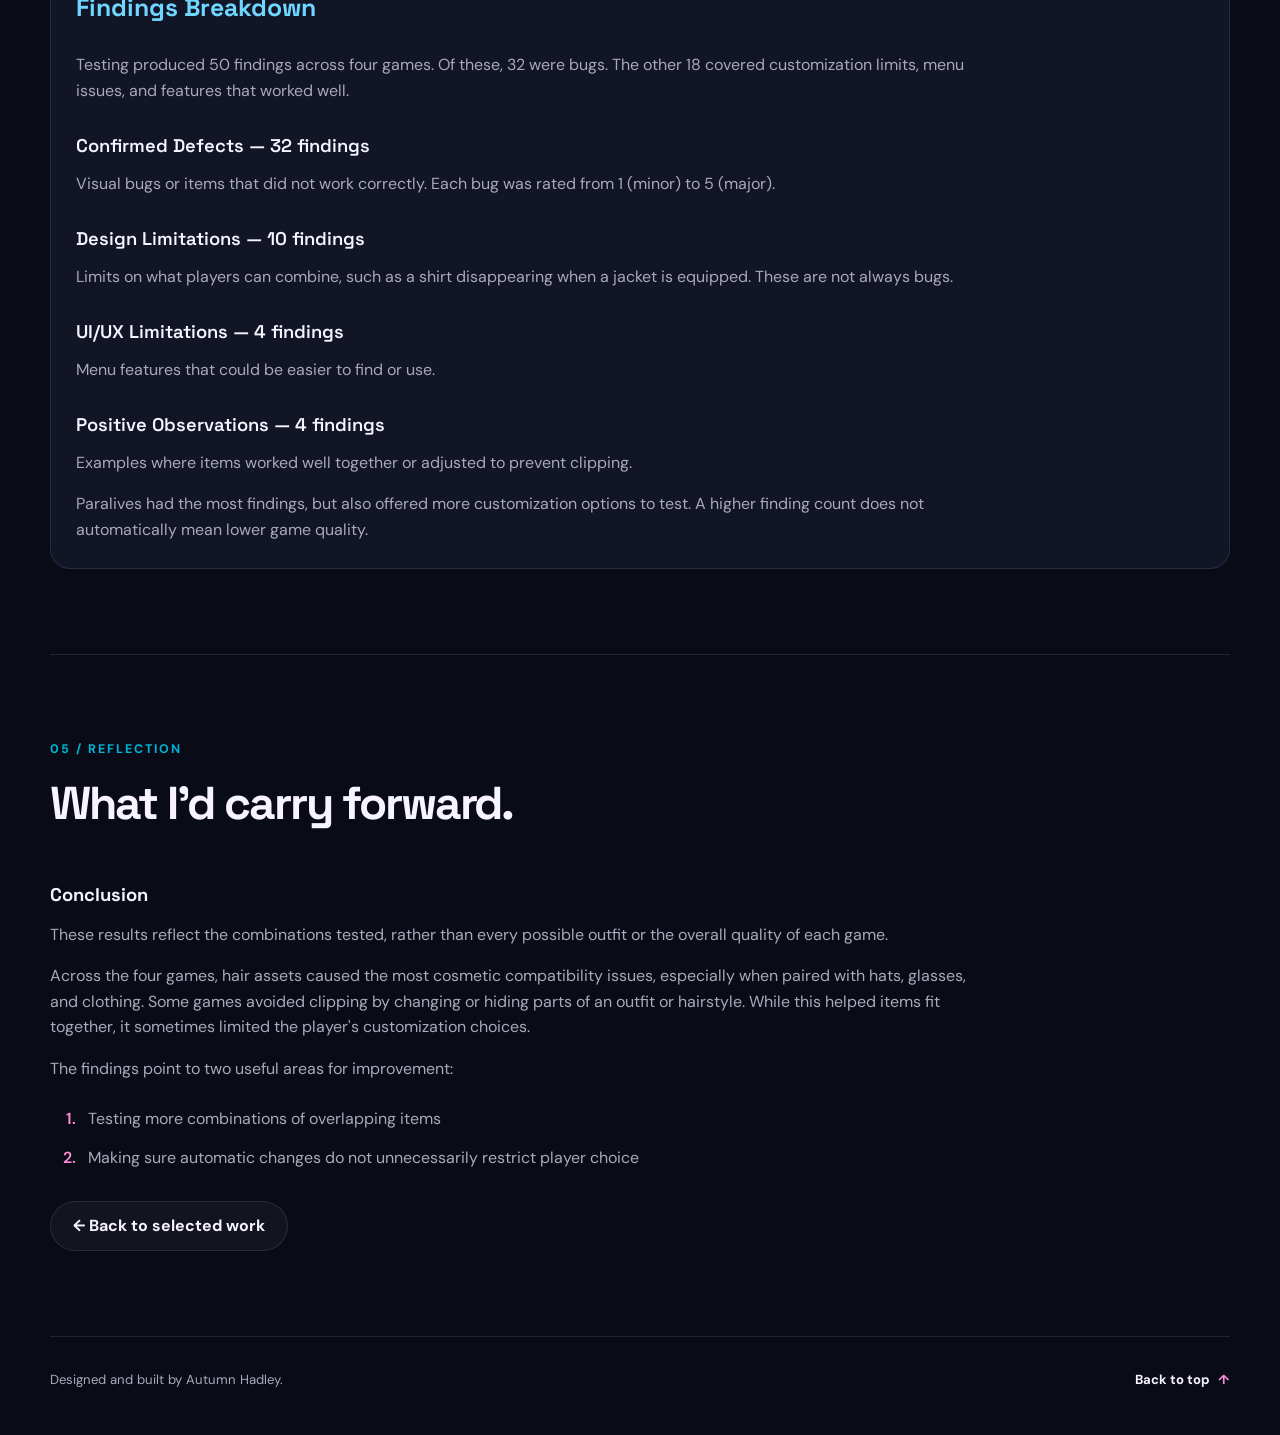
<file: quality-systems.html>
<!DOCTYPE html>
<html lang="en">
<head>
  <meta charset="UTF-8" />

  <meta
    name="viewport"
    content="width=device-width, initial-scale=1.0"
  />

  <meta
    name="description"
    content="Quality Systems: a case study in audit workflows, reporting, and data quality by Autumn Hadley."
  />

  <title>Quality Systems | Autumn Hadley</title>

  <link
    rel="preconnect"
    href="https://fonts.googleapis.com"
  />

  <link
    rel="preconnect"
    href="https://fonts.gstatic.com"
    crossorigin
  />

  <link
    href="https://fonts.googleapis.com/css2?family=DM+Sans:wght@400;500;600;700&family=Space+Grotesk:wght@500;600;700&display=swap"
    rel="stylesheet"
  />

  <link rel="stylesheet" href="styles.css" />
  <link rel="stylesheet" href="quality-systems.css" />

  <script src="script.js" defer></script>
</head>

<body class="case-study">
  <header class="site-header">
    <a
      class="logo"
      href="index.html"
      aria-label="Autumn Hadley home"
    >
      AH<span>.</span>
    </a>

    <button
      class="menu-button"
      type="button"
      aria-expanded="false"
      aria-controls="site-navigation"
    >
      Menu
    </button>

    <nav
      id="site-navigation"
      class="site-nav"
      aria-label="Main navigation"
    >
      <a href="index.html#work">Work</a>
      <a href="index.html#about">About</a>
      <a href="index.html#contact">Contact</a>

      <a
        class="nav-resume"
        href="assets/autumn-hadley-resume.pdf"
        target="_blank"
        rel="noopener"
      >
        Résumé
      </a>
    </nav>
  </header>

  <main
    id="top"
    class="section-shell"
  >
    <section
      class="case-hero"
      aria-labelledby="case-title"
    >
      <h1 id="case-title">
        Quality
        <span class="gradient-text">
          Systems.
        </span>
      </h1>
    </section>

    <nav
      class="case-contents"
      aria-label="Case study sections"
    >
      <a href="#process">
        01 - Thought process
      </a>

      <a href="#stats">
        02 - Sheet stats
      </a>

      <a href="#analysis">
        03 - Graphs &amp; tables
      </a>

      <a href="#report">
        04 - Quality report
      </a>

      <a href="#reflection">
        05 - Reflection
      </a>
    </nav>

    <!-- The Objective -->
    <section
      id="process"
      class="case-section"
      aria-labelledby="process-title"
    >
      <div class="case-section-heading">
        <p class="eyebrow">
          01 / The Objective
        </p>

        <h2 id="process-title">
          Find a trend. Study it
        </h2>

        <p>
          The context, decisions, and reasoning behind the work.
        </p>
      </div>

      <div class="case-section-body">
        <div class="narrative-block">
          <h3>My approach</h3>
        </div>

        <ol class="process-steps">
          <li>
            <h3>Understand</h3>

            <p>
              Find the issue affecting the quality of the final
              result. Create categories to analyze specific issues.
              Collect a batch of data targeting the issues.
            </p>
          </li>

          <li>
            <h3>Analyze</h3>

            <p>
              Review and compare the results of the collected data.
              Create tables and visuals to help understand the
              trending issues.
            </p>
          </li>

          <li>
            <h3>Improve</h3>

            <p>
              Share the findings with a detailed report while
              providing solutions and examples of trending issues
              to improve the overall quality.
            </p>
          </li>
        </ol>

        <aside
          class="process-example"
          aria-labelledby="process-example-title"
        >
          <p class="eyebrow">
            The process in practice
          </p>

          <h3 id="process-example-title">
            From a finding to a recommendation
          </h3>

          <p class="process-example-context">
            Example: Palia · Hair and headwear compatibility
          </p>

          <dl class="process-example-details">
            <div>
              <dt>
                Record the observation
              </dt>

              <dd>
                A headband clipped into the crown of some hairstyles
                and was fully hidden by longer bangs. The Main Log
                recorded this as a clipping defect with severity
                3 — High.
              </dd>
            </div>

            <div>
              <dt>
                Compare the findings
              </dt>

              <dd>
                Hair accounted for 15 recorded issues rated 1–5,
                the highest count of any asset category. Comparing
                these findings helped identify hair interactions
                with headwear and clothing as a testing priority.
              </dd>
            </div>

            <div>
              <dt>
                Recommend the next step
              </dt>

              <dd>
                Extend hairstyle testing across collars, hoods, and
                headwear. Document when automatic outfit changes
                restrict customization, so visual defects and design
                limitations can be addressed separately.
              </dd>
            </div>
          </dl>
        </aside>
      </div>
    </section>

    <!-- Collection -->
    <section
      id="stats"
      class="case-section"
      aria-labelledby="stats-title"
    >
      <div class="case-section-heading">
        <p class="eyebrow">
          02 / The Collection
        </p>

        <h2 id="stats-title">
          The numbers behind the work.
        </h2>
      </div>

      <div class="case-section-body">
        <div class="metric-grid">
          <article class="metric-card">
            <p>Total Findings</p>

            <strong>50</strong>

            <span>
              Recorded asset defects, design and UI/UX limitations,
              and positive observations.
            </span>
          </article>

          <article class="metric-card">
            <p>Games Tested</p>

            <strong>4</strong>

            <span>
              Games tested were Cyberpunk 2077, Palia, Waterpark
              Simulator, and Paralives (Early Access).
            </span>
          </article>

          <article class="metric-card">
            <p>Asset Categories</p>

            <strong>8</strong>

            <span>
              Compared clothing assets such as headwear, hair,
              shirts, etc.
            </span>
          </article>

          <article class="metric-card">
            <p>Confirmed Defects</p>

            <strong>32</strong>

            <span>
              Issue severity ranges from minor visual flaws to
              defects that break the assets.
            </span>
          </article>
        </div>

        <div class="table-panel main-log-panel">
          <div class="panel-heading">
            <h3 id="main-log-title">
              Inside the Main Log
            </h3>

            <span class="placeholder-label">
              15 selected findings · 11 original columns
            </span>
          </div>

          <p class="main-log-intro">
            A selection of recorded findings showing how asset
            interactions, severity, observations, and suggested
            fixes were documented.
          </p>

          <p
            class="main-log-hint"
            id="main-log-hint"
          >
            Scroll horizontally to explore all columns, including
            detailed notes and suggested fixes. A dash means the
            field was left blank in the log.
          </p>

          <div
            class="table-scroll main-log-scroll"
            role="region"
            tabindex="0"
            aria-labelledby="main-log-title"
            aria-describedby="main-log-hint"
          >
            <table class="main-log-table">
              <caption>
                Selected entries from the Main Log. This sample
                illustrates the collection process and does not
                represent the full distribution of findings.
              </caption>

              <thead>
                <tr>
                  <th scope="col">Game</th>
                  <th scope="col">Asset Type</th>
                  <th scope="col">Asset Subcategory Type</th>
                  <th scope="col">Interacting Asset</th>
                  <th scope="col">Issue Type</th>
                  <th scope="col">Severity</th>
                  <th scope="col">Issue Summary</th>
                  <th scope="col">Trigger / Conditions</th>
                  <th scope="col">Finding Type</th>
                  <th scope="col">Detailed Notes</th>
                  <th scope="col">Suggested Fix</th>
                </tr>
              </thead>

              <tbody>
                <tr>
                  <th scope="row">
                    Paralives (Early Access)
                  </th>

                  <td>Hair</td>
                  <td>Hair - Short</td>
                  <td>Accessories</td>
                  <td>Clipping</td>
                  <td>2 - Moderate</td>
                  <td>Hair clips into eyewear</td>
                  <td>Eyewear Equipped</td>
                  <td>Defect</td>

                  <td>
                    Bangs that are too long and go past the brow
                    bone into the eyes clip into all glasses.
                    Sunglasses are the most noticeable.
                  </td>

                  <td>
                    <span
                      class="log-blank"
                      aria-label="Not recorded"
                    >
                      —
                    </span>
                  </td>
                </tr>

                <tr>
                  <th scope="row">
                    Paralives (Early Access)
                  </th>

                  <td>Hair</td>
                  <td>Hair - Long</td>
                  <td>Jacket</td>
                  <td>Clipping</td>
                  <td>2 - Moderate</td>
                  <td>Hair clips into clothes</td>
                  <td>Long Hair Equipped</td>
                  <td>Defect</td>

                  <td>
                    Long hair clips in the back of the hoodie.
                    Only noticeable on the sides.
                  </td>

                  <td>
                    <span
                      class="log-blank"
                      aria-label="Not recorded"
                    >
                      —
                    </span>
                  </td>
                </tr>

                <tr>
                  <th scope="row">
                    Paralives (Early Access)
                  </th>

                  <td>Shirt</td>
                  <td>Shirt - Long Sleeve</td>
                  <td>Jacket</td>
                  <td>Removes Asset</td>
                  <td>2 - Moderate</td>
                  <td>Under shirt removed</td>
                  <td>Jacket Equipped</td>
                  <td>Design Limitation</td>

                  <td>
                    Shirt gets replaced by the jacket instead of
                    layering on top. This limits the user to use only
                    what is available and doesn't give them the
                    creative freedom to style however they want.
                    This system probably avoids clipping with
                    clothing.
                  </td>

                  <td>
                    <span
                      class="log-blank"
                      aria-label="Not recorded"
                    >
                      —
                    </span>
                  </td>
                </tr>

                <tr>
                  <th scope="row">
                    Paralives (Early Access)
                  </th>

                  <td>Shoes</td>
                  <td>Shoes - Socks</td>

                  <td>
                    <span
                      class="log-blank"
                      aria-label="Not recorded"
                    >
                      —
                    </span>
                  </td>

                  <td>Glitching</td>
                  <td>5 - Missing</td>
                  <td>Asset selection bug</td>
                  <td>Asset Selection</td>
                  <td>UX/UI Limitation</td>

                  <td>
                    While clicking through the socks and leggings,
                    there is a bug where only the avatar's left leg
                    changes with the selected asset. The right leg
                    has one tall sock that remains the same.
                  </td>

                  <td>
                    <span
                      class="log-blank"
                      aria-label="Not recorded"
                    >
                      —
                    </span>
                  </td>
                </tr>

                <tr>
                  <th scope="row">Palia</th>
                  <td>Hair</td>
                  <td>Hair - Long</td>
                  <td>Accessories</td>
                  <td>Clipping</td>
                  <td>1 - Mild</td>
                  <td>Long hair clips into back accessories</td>
                  <td>Long Hair Equipped</td>
                  <td>Defect</td>

                  <td>
                    Hair that goes down the back clips into back
                    pieces like backpacks and wings.
                  </td>

                  <td>
                    Use game physics to have those assets avoid each
                    other. The hair will fall to one side or the
                    other.
                  </td>
                </tr>

                <tr>
                  <th scope="row">Palia</th>
                  <td>Hair</td>
                  <td>Hair - Medium</td>

                  <td>
                    <span
                      class="log-blank"
                      aria-label="Not recorded"
                    >
                      —
                    </span>
                  </td>

                  <td>Removes Asset</td>
                  <td>1 - Mild</td>
                  <td>Hair is removed with large head accessories</td>
                  <td>Large Headwear Equipped</td>
                  <td>Design Limitation</td>

                  <td>
                    Outfits that cover the head remove the hair.
                    No bangs or pieces show on the forehead.
                  </td>

                  <td>
                    <span
                      class="log-blank"
                      aria-label="Not recorded"
                    >
                      —
                    </span>
                  </td>
                </tr>

                <tr>
                  <th scope="row">Palia</th>
                  <td>Pants</td>
                  <td>Pants - Baggy</td>

                  <td>
                    <span
                      class="log-blank"
                      aria-label="Not recorded"
                    >
                      —
                    </span>
                  </td>

                  <td>N/A</td>
                  <td>0 - None</td>
                  <td>Jacket adapts to baggy pants</td>
                  <td>Baggy Pants Equipped</td>
                  <td>Positive Observation</td>

                  <td>
                    No clipping with baggy pants. Longer coats are
                    wide enough to avoid clipping. There is also
                    only one body type, so the waist can be one size
                    for all assets to avoid clipping. For some
                    clothes where clipping might occur, the game
                    forces the pants and top to change simultaneously
                    with the matching set.
                  </td>

                  <td>
                    <span
                      class="log-blank"
                      aria-label="Not recorded"
                    >
                      —
                    </span>
                  </td>
                </tr>

                <tr>
                  <th scope="row">Palia</th>
                  <td>Hair</td>
                  <td>Hair - Long</td>
                  <td>Headwear</td>
                  <td>Removes Asset</td>
                  <td>2 - Moderate</td>
                  <td>Top hair is removed when hat is equipped</td>
                  <td>Hat Equipped</td>
                  <td>Design Limitation</td>

                  <td>
                    The bun is removed when a hat is equipped, but
                    the hair on the scalp remains the same.
                  </td>

                  <td>
                    Move the braided ponytail below the hat so users
                    don't have to find a new hairstyle.
                  </td>
                </tr>

                <tr>
                  <th scope="row">Cyberpunk 2077</th>
                  <td>Shirt</td>
                  <td>Shirt - Long Sleeve</td>

                  <td>
                    <span
                      class="log-blank"
                      aria-label="Not recorded"
                    >
                      —
                    </span>
                  </td>

                  <td>Removes Asset</td>
                  <td>1 - Mild</td>
                  <td>Sleeves are removed when jacket is equipped</td>
                  <td>Jacket Equipped</td>
                  <td>Design Limitation</td>

                  <td>
                    When a jacket with quarter sleeves is attached,
                    the long sleeve shirt torso remains the same,
                    but the sleeves are removed, revealing bare arms
                    under the quarter-sleeve jacket.
                  </td>

                  <td>
                    <span
                      class="log-blank"
                      aria-label="Not recorded"
                    >
                      —
                    </span>
                  </td>
                </tr>

                <tr>
                  <th scope="row">Cyberpunk 2077</th>
                  <td>Pants</td>
                  <td>Pants - Skinny Jeans</td>

                  <td>
                    <span
                      class="log-blank"
                      aria-label="Not recorded"
                    >
                      —
                    </span>
                  </td>

                  <td>N/A</td>
                  <td>0 - None</td>
                  <td>Pants adapt to shoes</td>
                  <td>Baggy Pants Equipped</td>
                  <td>Positive Observation</td>

                  <td>
                    The bottom of the pants perfectly fits all shoe
                    types with no clipping.
                  </td>

                  <td>
                    <span
                      class="log-blank"
                      aria-label="Not recorded"
                    >
                      —
                    </span>
                  </td>
                </tr>

                <tr>
                  <th scope="row">Cyberpunk 2077</th>
                  <td>Jacket</td>
                  <td>Jacket - Coat</td>

                  <td>
                    <span
                      class="log-blank"
                      aria-label="Not recorded"
                    >
                      —
                    </span>
                  </td>

                  <td>N/A</td>
                  <td>0 - None</td>
                  <td>Long jackets adapt to baggy pants</td>
                  <td>Jacket Equipped</td>
                  <td>Positive Observation</td>

                  <td>
                    Long jackets that go past the thighs do not have
                    any clipping with the pants.
                  </td>

                  <td>
                    <span
                      class="log-blank"
                      aria-label="Not recorded"
                    >
                      —
                    </span>
                  </td>
                </tr>

                <tr>
                  <th scope="row">Cyberpunk 2077</th>
                  <td>Headwear</td>
                  <td>Headwear - Hat</td>

                  <td>
                    <span
                      class="log-blank"
                      aria-label="Not recorded"
                    >
                      —
                    </span>
                  </td>

                  <td>Removes Asset</td>
                  <td>3 - High</td>
                  <td>Hair appearance changes when hat is equipped</td>
                  <td>Hat Equipped</td>
                  <td>Design Limitation</td>

                  <td>
                    When a hat is equipped on buzzed sides with hair
                    on top, the avatar suddenly grows a lot of hair
                    underneath the hat. When a full helmet is
                    equipped, the hair is removed completely.
                  </td>

                  <td>
                    <span
                      class="log-blank"
                      aria-label="Not recorded"
                    >
                      —
                    </span>
                  </td>
                </tr>

                <tr>
                  <th scope="row">Waterpark Simulator</th>
                  <td>Hair</td>
                  <td>Hair - Long</td>

                  <td>
                    <span
                      class="log-blank"
                      aria-label="Not recorded"
                    >
                      —
                    </span>
                  </td>

                  <td>Removes Asset</td>
                  <td>4 - Extreme</td>
                  <td>Hair appearance changes when hat is equipped</td>
                  <td>Hat Equipped</td>
                  <td>Design Limitation</td>

                  <td>
                    When a hat is equipped, all hairstyles are
                    removed and the only look is a buzzed head.
                    None of the hairstyles change the appearance
                    of the default buzzed haircut.
                  </td>

                  <td>
                    <span
                      class="log-blank"
                      aria-label="Not recorded"
                    >
                      —
                    </span>
                  </td>
                </tr>

                <tr>
                  <th scope="row">Waterpark Simulator</th>
                  <td>Shirt</td>
                  <td>Shirt - Short Sleeve</td>
                  <td>Shirt</td>
                  <td>Clipping</td>
                  <td>4 - Extreme</td>
                  <td>Bigger bodies have more clipping</td>
                  <td>Large Body Type</td>
                  <td>Defect</td>

                  <td>
                    Thick oversized T-shirt. Female clothes have
                    fewer issues with clipping than male clothes.
                    When the body is bigger, the hands and lower arms
                    clip into the sides of the character. When the
                    body is smaller, the upper arms clip into the
                    torso. Nothing can remove the clipping.
                  </td>

                  <td>
                    <span
                      class="log-blank"
                      aria-label="Not recorded"
                    >
                      —
                    </span>
                  </td>
                </tr>

                <tr>
                  <th scope="row">Waterpark Simulator</th>
                  <td>Headwear</td>
                  <td>Headwear - Sunglasses</td>
                  <td>Headwear</td>
                  <td>Clipping</td>
                  <td>2 - Moderate</td>
                  <td>Glasses clip into headwear</td>
                  <td>Eyewear Equipped</td>
                  <td>Defect</td>

                  <td>
                    Large glasses clip into the headwear.
                  </td>

                  <td>
                    <span
                      class="log-blank"
                      aria-label="Not recorded"
                    >
                      —
                    </span>
                  </td>
                </tr>
              </tbody>
            </table>
          </div>
        </div>
      </div>
    </section>

    <!-- Analysis -->
    <section
      id="analysis"
      class="case-section"
      aria-labelledby="analysis-title"
    >
      <div class="case-section-heading">
        <p class="eyebrow">
          03 / Graphs &amp; Tables
        </p>

        <h2 id="analysis-title">
          Turn the data into a story.
        </h2>

        <p>
          Connect patterns in the data to practical decisions.
        </p>
      </div>

      <div class="case-section-body">
        <div class="dashboard-chart-grid">
          <figure class="chart-panel dashboard-chart">
            <div class="panel-heading">
              <h3>Finding Classification</h3>
            </div>

            <div class="classification-layout">
              <div
                class="classification-donut"
                style="background: conic-gradient(#a98cff 0% 64%, #ff8dd8 64% 84%, #6fd6ff 84% 92%, #9af2cb 92% 100%);"
                aria-hidden="true"
              >
                <span>
                  <strong>50</strong>
                  findings
                </span>
              </div>

              <ul class="chart-legend">
                <li>
                  <span
                    class="chart-key"
                    style="background: #a98cff;"
                    aria-hidden="true"
                  ></span>

                  <span>Confirmed Defects</span>

                  <strong>
                    32 <small>(64%)</small>
                  </strong>
                </li>

                <li>
                  <span
                    class="chart-key"
                    style="background: #ff8dd8;"
                    aria-hidden="true"
                  ></span>

                  <span>Design Limitations</span>

                  <strong>
                    10 <small>(20%)</small>
                  </strong>
                </li>

                <li>
                  <span
                    class="chart-key"
                    style="background: #6fd6ff;"
                    aria-hidden="true"
                  ></span>

                  <span>UI/UX Limitations</span>

                  <strong>
                    4 <small>(8%)</small>
                  </strong>
                </li>

                <li>
                  <span
                    class="chart-key"
                    style="background: #9af2cb;"
                    aria-hidden="true"
                  ></span>

                  <span>Positive Observations</span>

                  <strong>
                    4 <small>(8%)</small>
                  </strong>
                </li>
              </ul>
            </div>

            <figcaption>
              All 50 recorded findings, grouped by finding type.
            </figcaption>
          </figure>

          <figure class="chart-panel dashboard-chart">
            <div class="panel-heading">
              <h3>Rated Issues by Asset Type</h3>
            </div>

            <ul class="horizontal-chart">
              <li>
                <span class="bar-label">Headwear</span>

                <div
                  class="bar-track"
                  aria-hidden="true"
                >
                  <span style="width: 46.6667%;"></span>
                </div>

                <strong>7</strong>
              </li>

              <li>
                <span class="bar-label">Hair</span>

                <div
                  class="bar-track"
                  aria-hidden="true"
                >
                  <span style="width: 100%;"></span>
                </div>

                <strong>15</strong>
              </li>

              <li>
                <span class="bar-label">Jacket</span>

                <div
                  class="bar-track"
                  aria-hidden="true"
                >
                  <span style="width: 20%;"></span>
                </div>

                <strong>3</strong>
              </li>

              <li>
                <span class="bar-label">Dress</span>

                <div
                  class="bar-track"
                  aria-hidden="true"
                >
                  <span style="width: 6.6667%;"></span>
                </div>

                <strong>1</strong>
              </li>

              <li>
                <span class="bar-label">Shirt</span>

                <div
                  class="bar-track"
                  aria-hidden="true"
                >
                  <span style="width: 20%;"></span>
                </div>

                <strong>3</strong>
              </li>

              <li>
                <span class="bar-label">Pants</span>

                <div
                  class="bar-track"
                  aria-hidden="true"
                >
                  <span style="width: 13.3333%;"></span>
                </div>

                <strong>2</strong>
              </li>

              <li>
                <span class="bar-label">Shoes</span>

                <div
                  class="bar-track"
                  aria-hidden="true"
                >
                  <span style="width: 20%;"></span>
                </div>

                <strong>3</strong>
              </li>

              <li>
                <span class="bar-label">Accessories</span>

                <div
                  class="bar-track"
                  aria-hidden="true"
                >
                  <span style="width: 60%;"></span>
                </div>

                <strong>9</strong>
              </li>
            </ul>

            <p class="chart-scale">
              Scale: 0–15 · recorded issues
            </p>

            <figcaption>
              Recorded issues rated 1–5, using the Dashboard’s
              asset-type breakdown.
            </figcaption>
          </figure>

          <figure class="chart-panel dashboard-chart">
            <div class="panel-heading">
              <h3>Rated Issues by Game</h3>
            </div>

            <ul class="column-chart">
              <li>
                <strong>8</strong>

                <div
                  class="column-track"
                  aria-hidden="true"
                >
                  <span style="height: 40%;"></span>
                </div>

                <span>Cyberpunk 2077</span>
              </li>

              <li>
                <strong>8</strong>

                <div
                  class="column-track"
                  aria-hidden="true"
                >
                  <span style="height: 40%;"></span>
                </div>

                <span>Palia</span>
              </li>

              <li>
                <strong>10</strong>

                <div
                  class="column-track"
                  aria-hidden="true"
                >
                  <span style="height: 50%;"></span>
                </div>

                <span>Waterpark Simulator</span>
              </li>

              <li>
                <strong>18</strong>

                <div
                  class="column-track"
                  aria-hidden="true"
                >
                  <span style="height: 90%;"></span>
                </div>

                <span>Paralives (Early Access)</span>
              </li>
            </ul>

            <p class="chart-scale">
              Scale: 0–20 recorded issues
            </p>

            <figcaption>
              Recorded issues rated 1–5. Sample sizes differ between
              games; these counts are not game-wide defect rates.
            </figcaption>
          </figure>

          <figure class="chart-panel dashboard-chart severity-chart">
            <div class="panel-heading">
              <h3>
                Average Defect Severity by Game
              </h3>
            </div>

            <ul class="horizontal-chart">
              <li>
                <span class="bar-label">Cyberpunk 2077</span>

                <div
                  class="bar-track"
                  aria-hidden="true"
                >
                  <span style="width: 45%;"></span>
                </div>

                <strong>2.25</strong>
              </li>

              <li>
                <span class="bar-label">Palia</span>

                <div
                  class="bar-track"
                  aria-hidden="true"
                >
                  <span style="width: 33.3333%;"></span>
                </div>

                <strong>1.67</strong>
              </li>

              <li>
                <span class="bar-label">
                  Paralives (Early Access)
                </span>

                <div
                  class="bar-track"
                  aria-hidden="true"
                >
                  <span style="width: 40%;"></span>
                </div>

                <strong>2.00</strong>
              </li>

              <li>
                <span class="bar-label">
                  Waterpark Simulator
                </span>

                <div
                  class="bar-track"
                  aria-hidden="true"
                >
                  <span style="width: 44.4444%;"></span>
                </div>

                <strong>2.22</strong>
              </li>
            </ul>

            <p class="chart-scale">
              Scale: 0–5 · average severity
            </p>

            <figcaption>
              Confirmed defects only, on the workbook’s 0–5 severity
              scale. Values rounded to two decimals.
            </figcaption>
          </figure>
        </div>

        <div class="table-panel category-panel">
          <div class="panel-heading">
            <h3 id="category-title">
              Findings by category
            </h3>

            <span class="placeholder-label">
              Stats / Per Asset
            </span>
          </div>

          <div
            class="table-scroll"
            role="region"
            tabindex="0"
            aria-labelledby="category-title"
          >
            <table class="category-table">
              <caption>
                Asset-category breakdown from Stats. Average defect
                severity is rounded to two decimals.
              </caption>

              <thead>
                <tr>
                  <th scope="col">Asset Type</th>
                  <th scope="col">Total Findings</th>
                  <th scope="col">Defects</th>
                  <th scope="col">Design Limitations</th>
                  <th scope="col">UI/UX Limitations</th>
                  <th scope="col">Positive Observations</th>

                  <th scope="col">
                    Average Defect Severity (0–5)
                  </th>
                </tr>
              </thead>

              <tbody>
                <tr>
                  <th scope="row">Accessories</th>
                  <td>9</td>
                  <td>8</td>
                  <td>1</td>
                  <td>0</td>
                  <td>0</td>
                  <td>1.75</td>
                </tr>

                <tr>
                  <th scope="row">Dress</th>
                  <td>1</td>
                  <td>1</td>
                  <td>0</td>
                  <td>0</td>
                  <td>0</td>
                  <td>2.00</td>
                </tr>

                <tr>
                  <th scope="row">Hair</th>
                  <td>16</td>
                  <td>10</td>
                  <td>5</td>
                  <td>0</td>
                  <td>1</td>
                  <td>2.00</td>
                </tr>

                <tr>
                  <th scope="row">Headwear</th>
                  <td>8</td>
                  <td>6</td>
                  <td>1</td>
                  <td>1</td>
                  <td>0</td>
                  <td>1.83</td>
                </tr>

                <tr>
                  <th scope="row">Jacket</th>
                  <td>4</td>
                  <td>2</td>
                  <td>1</td>
                  <td>0</td>
                  <td>1</td>
                  <td>2.50</td>
                </tr>

                <tr>
                  <th scope="row">Pants</th>
                  <td>4</td>
                  <td>2</td>
                  <td>0</td>
                  <td>0</td>
                  <td>2</td>
                  <td>2.00</td>
                </tr>

                <tr>
                  <th scope="row">Shirt</th>
                  <td>3</td>
                  <td>1</td>
                  <td>2</td>
                  <td>0</td>
                  <td>0</td>
                  <td>4.00</td>
                </tr>

                <tr>
                  <th scope="row">Shoes</th>
                  <td>3</td>
                  <td>2</td>
                  <td>0</td>
                  <td>1</td>
                  <td>0</td>
                  <td>2.50</td>
                </tr>
              </tbody>
            </table>
          </div>

          <p class="category-note">
            The category table covers 48 findings. Two of the 50
            Main Log entries have no Asset Type recorded and are
            not included in this breakdown.
          </p>
        </div>

        <div class="insight-callout">
          <p class="eyebrow">
            What the data tells us
          </p>

          <p class="content-prompt">
            Hair assets have the highest rate of issues. Other assets,
            such as Accessories and Headwear, that interact with the
            hair are immediately broken.
          </p>
        </div>
      </div>
    </section>

    <!-- Quality Report -->
    <section
      id="report"
      class="case-section"
      aria-labelledby="report-title"
    >
      <div class="case-section-heading">
        <p class="eyebrow">
          04 / Quality Report
        </p>

        <h2 id="report-title">
          Game Cosmetics Quality Report
        </h2>
      </div>

      <div class="case-section-body">
        <div class="report-introduction">
          <p>
            More details about the report can be reviewed

            <a
              class="text-link"
              href="assets/game-cosmetics-quality-report.pdf"
              target="_blank"
              rel="noopener noreferrer"
            >
              here

              <span aria-hidden="true">
                ↗
              </span>
            </a>.
          </p>
        </div>

        <article class="report-panel report-chapter">
          <h3>Summary</h3>

          <h4>Challenge</h4>

          <p>
            This study compares how character cosmetics work
            together in four 3D games. It looks at visual bugs,
            customization limits, and opportunities to improve
            the experience.
          </p>

          <h4>Testing Approach</h4>

          <p>
            Different combinations of hair, clothing, hats, shoes,
            and accessories were tested. Results were recorded in
            the QA Log, with each bug rated by severity.
          </p>

          <div
            class="table-scroll"
            role="region"
            tabindex="0"
            aria-label="Report game summary"
          >
            <table class="report-summary-table">
              <caption>
                The table summarizes each game's findings, most
                common problem area, and average bug severity.
              </caption>

              <thead>
                <tr>
                  <th scope="col">Game</th>
                  <th scope="col">Total Findings</th>
                  <th scope="col">Highest Asset Category</th>

                  <th scope="col">
                    Average Defect Severity (0–5)
                  </th>
                </tr>
              </thead>

              <tbody>
                <tr>
                  <th scope="row">Cyberpunk 2077</th>
                  <td>10</td>
                  <td>Hair</td>
                  <td>2.25</td>
                </tr>

                <tr>
                  <th scope="row">Palia</th>
                  <td>10</td>
                  <td>Hair</td>
                  <td>1.67</td>
                </tr>

                <tr>
                  <th scope="row">
                    Paralives (Early Access)
                  </th>

                  <td>20</td>
                  <td>Accessories</td>
                  <td>2.00</td>
                </tr>

                <tr>
                  <th scope="row">
                    Waterpark Simulator
                  </th>

                  <td>10</td>
                  <td>Headwear &amp; Hair</td>
                  <td>2.22</td>
                </tr>
              </tbody>

              <tfoot>
                <tr>
                  <th scope="row">Total</th>
                  <td>50</td>
                  <td>—</td>
                  <td>—</td>
                </tr>
              </tfoot>
            </table>
          </div>
        </article>

        <article class="report-panel report-chapter">
          <h3>Findings Breakdown</h3>

          <p>
            Testing produced 50 findings across four games. Of these,
            32 were bugs. The other 18 covered customization limits,
            menu issues, and features that worked well.
          </p>

          <h4>
            Confirmed Defects — 32 findings
          </h4>

          <p>
            Visual bugs or items that did not work correctly. Each
            bug was rated from 1 (minor) to 5 (major).
          </p>

          <h4>
            Design Limitations — 10 findings
          </h4>

          <p>
            Limits on what players can combine, such as a shirt
            disappearing when a jacket is equipped. These are not
            always bugs.
          </p>

          <h4>
            UI/UX Limitations — 4 findings
          </h4>

          <p>
            Menu features that could be easier to find or use.
          </p>

          <h4>
            Positive Observations — 4 findings
          </h4>

          <p>
            Examples where items worked well together or adjusted
            to prevent clipping.
          </p>

          <p>
            Paralives had the most findings, but also offered more
            customization options to test. A higher finding count
            does not automatically mean lower game quality.
          </p>
        </article>
      </div>
    </section>

    <!-- Reflection -->
    <section
      id="reflection"
      class="case-section"
      aria-labelledby="reflection-title"
    >
      <div class="case-section-heading">
        <p class="eyebrow">
          05 / Reflection
        </p>

        <h2 id="reflection-title">
          What I’d carry forward.
        </h2>
      </div>

      <div class="case-section-body">
        <div class="narrative-block reflection-conclusion">
          <h3>Conclusion</h3>

          <p>
            These results reflect the combinations tested, rather
            than every possible outfit or the overall quality of
            each game.
          </p>

          <p>
            Across the four games, hair assets caused the most
            cosmetic compatibility issues, especially when paired
            with hats, glasses, and clothing. Some games avoided
            clipping by changing or hiding parts of an outfit or
            hairstyle. While this helped items fit together, it
            sometimes limited the player's customization choices.
          </p>

          <p>
            The findings point to two useful areas for improvement:
          </p>

          <ol class="reflection-improvements">
            <li>
              Testing more combinations of overlapping items
            </li>

            <li>
              Making sure automatic changes do not unnecessarily
              restrict player choice
            </li>
          </ol>
        </div>

        <a
          class="button button-secondary"
          href="index.html#work"
        >
          ← Back to selected work
        </a>
      </div>
    </section>
  </main>

  <footer class="site-footer section-shell">
    <p>
      Designed and built by Autumn Hadley.
    </p>

    <a
      class="text-link"
      href="#top"
    >
      Back to top

      <span aria-hidden="true">
        ↑
      </span>
    </a>
  </footer>
</body>
</html>
</file>
<file: styles.css>
/* --------------------------------
   Colors and Global Variables
-------------------------------- */

:root {
  --page: #090c16;
  --page-soft: #101424;
  --card: rgba(20, 25, 43, 0.78);
  --card-solid: #151a2d;

  --text: #f7f4ff;
  --muted: #aaa9ba;

  --line: rgba(255, 255, 255, 0.1);

  --purple: #a98cff;
  --pink: #ff8dd8;
  --blue: #6fd6ff;
  --green: #9af2cb;

  --radius-large: 32px;
  --radius-medium: 22px;

  --shadow: 0 28px 80px rgba(0, 0, 0, 0.36);

  --max-width: 1180px;

  --preview-caption-gap: 0px;
  --preview-caption-padding: 28px 32px;

  --project-preview-height: 190px;
}


/* --------------------------------
   Basic Reset
-------------------------------- */

* {
  box-sizing: border-box;
}

html {
  scroll-behavior: smooth;
}

body {
  margin: 0;
  min-width: 320px;
  overflow-x: hidden;

  color: var(--text);

  background:
    radial-gradient(
      circle at 15% 10%,
      rgba(113, 79, 255, 0.18),
      transparent 28rem
    ),
    radial-gradient(
      circle at 90% 20%,
      rgba(255, 104, 196, 0.13),
      transparent 26rem
    ),
    var(--page);

  font-family: "DM Sans", sans-serif;
  line-height: 1.6;
}


/* Subtle grid background */

body::before {
  position: fixed;
  inset: 0;
  z-index: -1;

  pointer-events: none;

  content: "";

  opacity: 0.25;

  background-image:
    linear-gradient(
      rgba(255, 255, 255, 0.025) 1px,
      transparent 1px
    ),
    linear-gradient(
      90deg,
      rgba(255, 255, 255, 0.025) 1px,
      transparent 1px
    );

  background-size: 44px 44px;

  mask-image:
    linear-gradient(
      to bottom,
      black,
      transparent 85%
    );
}

img {
  display: block;
  max-width: 100%;
}

a {
  color: inherit;
  text-decoration: none;
}

button,
a {
  -webkit-tap-highlight-color: transparent;
}

h1,
h2,
h3,
p {
  margin-top: 0;
}

h1,
h2,
h3,
.logo {
  font-family: "Space Grotesk", sans-serif;
}


/* --------------------------------
   Reusable Classes
-------------------------------- */

.section-shell {
  width: min(
    calc(100% - 40px),
    var(--max-width)
  );

  margin-inline: auto;
}

.eyebrow {
  margin-bottom: 18px;

  color: #00B4D8;

  font-size: 0.78rem;
  font-weight: 700;

  letter-spacing: 0.16em;
  text-transform: uppercase;
}

.gradient-text {
  color: transparent;

  background:
    linear-gradient(
      105deg,
      var(--purple),
      var(--pink),
      var(--blue)
    );

  background-clip: text;
  -webkit-background-clip: text;
}


/* --------------------------------
   Navigation
-------------------------------- */

.site-header {
  position: fixed;
  top: 16px;
  inset-inline: 0;
  z-index: 20;

  display: flex;
  align-items: center;
  justify-content: space-between;

  width: min(
    calc(100% - 40px),
    var(--max-width)
  );

  margin-inline: auto;

  padding:
    12px
    14px
    12px
    20px;

  border: 1px solid var(--line);
  border-radius: 999px;

  background:
    rgba(9, 12, 22, 0.74);

  box-shadow:
    0 10px 35px rgba(0, 0, 0, 0.22);

  backdrop-filter: blur(18px);
}

.logo {
  font-size: 1.1rem;
  font-weight: 700;
}

.logo span {
  color: var(--pink);
}

.site-nav {
  display: flex;
  align-items: center;

  gap: 8px;
}

.site-nav a {
  padding: 9px 13px;

  border-radius: 999px;

  color: var(--muted);

  font-size: 0.9rem;

  transition: 180ms ease;
}

.site-nav a:hover,
.site-nav a:focus-visible {
  color: var(--text);

  background:
    rgba(255, 255, 255, 0.07);
}

.site-nav .nav-resume {
  color: var(--page);

  background: var(--text);
}

.menu-button {
  display: none;

  border: 0;
  border-radius: 999px;

  padding: 9px 14px;

  color: var(--text);

  background:
    rgba(255, 255, 255, 0.08);

  font: inherit;
}


/* --------------------------------
   Hero Section
-------------------------------- */

.hero {
  position: relative;
  isolation: isolate;
  display: grid;
  place-items: center;
  min-height: 100svh;
  padding: 173px 20px 110px;
  text-align: center;
  background-color: var(--page);
  background-image:
    linear-gradient(
      180deg,
      rgba(9, 12, 22, 0.22),
      rgba(9, 12, 22, 0.65)
    ),
    radial-gradient(
      ellipse at 15% 30%,
      rgba(169, 140, 255, 0.55),
      transparent 60%
    ),
    radial-gradient(
      ellipse at 85% 25%,
      rgba(255, 141, 216, 0.4),
      transparent 55%
    ),
    radial-gradient(
      ellipse at 65% 85%,
      rgba(111, 214, 255, 0.38),
      transparent 60%
    );
  background-size: cover;
  background-position: center;
}

.hero-video {
  position: absolute;
  inset: 0;
  z-index: -2;

  width: 100%;
  height: 100%;

  object-fit: cover;
}

/* Optional video overlay. Uncomment to restore the 12%–28% tint.
.hero::after {
  content: "";
  position: absolute;
  inset: 0;
  z-index: -1;
  pointer-events: none;
  background:
    linear-gradient(
      to bottom,
      rgba(9, 12, 22, 0.12),
      rgba(9, 12, 22, 0.28)
    );
}
*/

@media (prefers-reduced-motion: reduce) {
  .hero-video {
    display: none;
  }
}

.hero-copy {
  width: min(100%, 850px);
}

.hero-copy h1,
.hero-intro {
  margin-inline: auto;
}

.hero .hero-intro {
  color: #d7d5e5;
}

.hero .hero-actions,
.hero .hero-highlights {
  justify-content: center;
}

.hero .hero-highlights {
  color: #d7d5e5;
}

.hero-copy h1 {
  max-width: 750px;
  margin-bottom: 28px;

  font-size:
    clamp(
      2rem,
      4vw,
      4rem
    );

  line-height: 0.98;
  letter-spacing: -0.06em;
}

.hero-intro {
  max-width: 640px;
  margin-bottom: 34px;

  color: var(--muted);

  font-size:
    clamp(
      1rem,
      1.4vw,
      1.18rem
    );
}

.hero-actions,
.contact-links {
  display: flex;
  flex-wrap: wrap;

  gap: 12px;
}


/* Buttons */

.button {
  display: inline-flex;
  align-items: center;
  justify-content: center;

  min-height: 50px;

  padding: 0 22px;

  border: 1px solid transparent;
  border-radius: 999px;

  font-weight: 700;

  transition:
    transform 180ms ease,
    background 180ms ease,
    border 180ms ease;
}

.button:hover,
.button:focus-visible {
  transform: translateY(-2px);
}

.button-primary {
  color: #111321;

  background:
    linear-gradient(
      105deg,
      var(--purple),
      var(--pink)
    );

  box-shadow:
    0 12px 34px rgba(184, 116, 255, 0.25);
}

.button-secondary {
  border-color: var(--line);

  background:
    rgba(255, 255, 255, 0.04);
}


/* Skill list */

.hero-highlights {
  display: flex;
  flex-wrap: wrap;

  gap: 10px 18px;

  margin: 38px 0 0;
  padding: 0;

  color: var(--muted);

  font-size: 0.87rem;

  list-style: none;
}

.hero-highlights li::before {
  margin-right: 8px;

  color: var(--pink);

  content: "✦";
}


/* --------------------------------
   GIF Preview Window
-------------------------------- */

.hero-visual {
  position: relative;
}

.visual-glow {
  position: absolute;
  inset: 15% 12%;
  z-index: -1;

  border-radius: 50%;

  background:
    linear-gradient(
      135deg,
      var(--purple),
      var(--pink),
      var(--blue)
    );

  filter: blur(85px);

  opacity: 0.26;
}

.demo-window {
  overflow: hidden;

  border: 1px solid var(--line);
  border-radius: var(--radius-large);

  background:
    linear-gradient(
      145deg,
      rgba(255, 255, 255, 0.045),
      transparent 35%
    ),
    var(--card);

  box-shadow: var(--shadow);
  backdrop-filter: blur(12px);

  transform:
    perspective(1300px)
    rotateY(-3deg)
    rotateX(2deg);

  transition:
    transform 300ms ease,
    border-color 220ms ease;
}

.demo-window:hover {
  border-color: rgba(169, 140, 255, 0.42);

  transform:
    perspective(1300px)
    rotateY(0deg)
    rotateX(0deg)
    translateY(-5px);
}


/* GIF area */

.gif-frame {
  position: relative;

  display: grid;

  min-height: 390px;
  overflow: hidden;

  background:
    linear-gradient(
      135deg,
      rgba(126, 101, 255, 0.14),
      rgba(255, 113, 200, 0.08)
    ),
    #0e1120;

  place-items: center;
}

.gif-frame img {
  position: relative;
  z-index: 2;

  width: 100%;
  height: 100%;
  min-height: 390px;

  object-fit: cover;
}

.gif-frame img[src=""],
.gif-frame img:not([src]) {
  display: none;
}


/* Displays if the GIF cannot load */

.gif-fallback {
  position: absolute;
  inset: 0;

  display: grid;
  align-content: center;
  justify-items: center;

  padding: 40px;

  color: var(--muted);

  text-align: center;
}

.gif-fallback::before {
  display: grid;

  width: 90px;
  height: 90px;

  margin-bottom: 20px;

  border: 1px solid var(--line);
  border-radius: 28px;

  color: var(--purple);

  background:
    rgba(255, 255, 255, 0.04);

  content: "▶";

  font-size: 2rem;

  place-items: center;
}

.gif-fallback p {
  margin-bottom: 4px;

  color: var(--text);

  font-weight: 700;
}

.gif-fallback span {
  font-family: monospace;
  font-size: 0.78rem;
}


/* Text underneath GIF */

.preview-description-card {
  display: grid;
  grid-template-columns: 0.72fr 1.28fr;

  gap: 25px;
  align-items: center;

  margin-top: var(--preview-caption-gap);
  padding: var(--preview-caption-padding);

  background: rgba(19, 24, 42, 0.9);
}

.preview-description-card h2 {
  margin-bottom: 0;

  font-size: 1.3rem;
}

.preview-description-card > p {
  margin: 0;

  color: var(--muted);

  font-size: 0.92rem;
}

.demo-label {
  margin-bottom: 4px;

  color: var(--pink);

  font-size: 0.72rem;
  font-weight: 700;

  letter-spacing: 0.08em;
  text-transform: uppercase;
}


/* --------------------------------
   Section Headings
-------------------------------- */

.work-section {
   padding-top: 20px;
  scroll-margin-top: 200px;
}

.about-section,
.contact-section {
  padding-block: 105px;

  scroll-margin-top: 100px;
}

.section-heading {
  display: grid;

  grid-template-columns:
    1.2fr 0.8fr;

  gap: 60px;

  align-items: end;

  margin-bottom: 42px;
}

.section-heading h2,
.about-card h2,
.contact-card h2 {
  max-width: 760px;

  margin-bottom: 0;

  font-size:
    clamp(
      2.3rem,
      4vw,
      4.5rem
    );

  line-height: 1.05;
  letter-spacing: -0.045em;
}

.section-heading > p {
  max-width: 430px;

  margin: 0;

  color: var(--muted);
}


/* --------------------------------
   Project Cards
-------------------------------- */

.project-grid {
  display: grid;

  grid-template-columns:
    repeat(
      2,
      minmax(0, 1fr)
    );

  gap: 20px;
}

.project-card {
  position: relative;

  display: flex;

  min-height: 440px;
  overflow: hidden;

  padding: 30px;

  border: 1px solid var(--line);
  border-radius: var(--radius-medium);

  background:
    linear-gradient(
      145deg,
      rgba(255, 255, 255, 0.045),
      transparent 35%
    ),
    var(--card);

  backdrop-filter: blur(12px);

  transition:
    transform 220ms ease,
    border-color 220ms ease;
}

.project-card:is(:hover, :focus-visible) {
  transform: translateY(-5px);

  border-color:
    rgba(169, 140, 255, 0.42);
}

.project-card:focus-visible {
  outline: 2px solid var(--purple);
  outline-offset: 3px;
}

.project-card-featured {
  grid-column: 1 / -1;

  min-height: 520px;
}

.project-card-with-preview {
  min-height: 0;

  border-color: transparent;
}

.project-card-with-preview .project-card-content {
  align-self: flex-start;

  margin-top:
    calc(var(--project-preview-height) + 10px);
}

.project-number {
  position: absolute;

  top: 28px;
  right: 28px;
  z-index: 3;

  padding: 5px 9px;

  border-radius: 999px;

  color: rgba(255, 255, 255, 0.78);

  background:
    rgba(9, 12, 22, 0.58);

  backdrop-filter: blur(10px);

  font-family:
    "Space Grotesk",
    sans-serif;

  font-size: 0.8rem;
}

.project-card-content {
  position: relative;
  z-index: 2;

  align-self: flex-end;

  max-width: 590px;
}

.project-type {
  margin-bottom: 12px;

  color: #00B4D8;

  font-size: 0.75rem;
  font-weight: 700;

  letter-spacing: 0.1em;
  text-transform: uppercase;
}

.project-card h3 {
  margin-bottom: 14px;

  font-size:
    clamp(
      2rem,
      3vw,
      3.8rem
    );

  line-height: 1;
  letter-spacing: -0.04em;
}

.project-card p {
  color: var(--muted);
}


/* --------------------------------
   Project Preview Images
   Used only on project cards 02 and 03
-------------------------------- */

.project-preview {
  position: absolute;

  top: 0;
  right: 0;
  left: 0;

  height: var(--project-preview-height);
  overflow: hidden;

  background:
    linear-gradient(
      135deg,
      rgba(169, 140, 255, 0.2),
      rgba(0, 180, 216, 0.12)
    ),
    var(--card-solid);
}

.project-preview::after {
  position: absolute;
  inset: 0;

  pointer-events: none;

  content: "";

  background:
    linear-gradient(
      to bottom,
      transparent 55%,
      rgba(9, 12, 22, 0.3)
    );
}

.project-preview img {
  width: 100%;
  height: 100%;

  object-fit: cover;

  transition: transform 300ms ease;
}

.project-card:hover .project-preview img {
  transform: scale(1.03);
}


/* Project tags */

.tag-list {
  display: flex;
  flex-wrap: wrap;

  gap: 8px;

  margin: 24px 0 30px;
  padding: 0;

  list-style: none;
}

.tag-list li {
  padding: 7px 10px;

  border: 1px solid var(--line);
  border-radius: 999px;

  color: #d7d5e5;

  background:
    rgba(255, 255, 255, 0.035);

  font-size: 0.76rem;
}


/* Project links */

.text-link {
  display: inline-flex;
  align-items: center;

  gap: 8px;

  color: var(--text);

  font-weight: 700;
}

.text-link span {
  color: var(--pink);

  transition: transform 180ms ease;
}

.text-link:hover span {
  transform: translate(3px, -3px);
}


/* Decorative art */

.project-card-art {
  position: absolute;

  inset: 0 0 0 46%;

  overflow: hidden;

  opacity: 0.9;
}

.app-art {
  background:
    radial-gradient(
      circle at 70% 30%,
      rgba(255, 131, 213, 0.32),
      transparent 30%
    ),
    radial-gradient(
      circle at 45% 68%,
      rgba(111, 214, 255, 0.22),
      transparent 30%
    );
}

.floating-panel {
  position: absolute;

  width: 270px;
  height: 170px;

  overflow: hidden;

  border: 1px solid rgba(255, 255, 255, 0.14);
  border-radius: 22px;

  background:
    linear-gradient(
      145deg,
      rgba(255, 255, 255, 0.12),
      rgba(255, 255, 255, 0.03)
    ),
    #1d2135;

  box-shadow:
    0 25px 60px rgba(0, 0, 0, 0.25);
}


/* Bring floating previews together on hover or focus */

.floating-panel,
.floating-panel img {
  transition: transform 300ms ease;
}

.project-card-featured:is(:hover, :focus-within) .panel-one {
  transform:
    translate(-28px, 24px)
    rotate(5deg);
}

.project-card-featured:is(:hover, :focus-within) .panel-two {
  transform:
    rotate(-5deg)
    scale(1.03);
}

.project-card-featured:is(:hover, :focus-within) .panel-three {
  transform:
    translate(-36px, -24px)
    rotate(2deg);
}

.project-card-featured:is(:hover, :focus-within) .floating-panel img {
  transform: scale(1.04);
}

.panel-one {
  top: 80px;
  right: 14%;

  transform: rotate(8deg);
}

.panel-two {
  top: 215px;
  right: 33%;

  transform: rotate(-8deg);
}

.panel-three {
  top: 320px;
  right: 5%;

  transform: rotate(4deg);
}

.floating-panel img {
  width: 100%;
  height: 100%;

  object-fit: cover;
}

.panel-one img,
.panel-two img,
.panel-three img {
  object-position: center top;
}


/* --------------------------------
   About Section
-------------------------------- */

.about-card {
  display: grid;

  grid-template-columns: minmax(0, 1fr);

  gap: clamp(30px, 5vw, 64px);
  align-items: center;

  padding: clamp(24px, 4vw, 48px);

  border: 1px solid var(--line);
  border-radius: var(--radius-large);

  background: var(--card);
}

.about-copy {
  min-width: 0;
}

.about-copy h2 {
  margin-bottom: 25px;

  font-size: clamp(1.6rem, 2.3vw, 2.25rem);
  line-height: 1.18;
}

.about-copy p {
  color: var(--muted);
}

.about-copy > p:not(.eyebrow) {
  font-size: clamp(1.08rem, 1.5vw, 1.2rem);
  line-height: 1.75;
}

.about-copy .eyebrow {
  color: #00B4D8;
}

.about-copy .text-link {
  margin-top: 15px;
}


/* --------------------------------
   Contact Section
-------------------------------- */

.contact-card {
  display: grid;

  grid-template-columns:
    150px
    minmax(0, 1fr)
    auto;

  gap: 34px;
  align-items: center;

  height: 250px;
  overflow: hidden;

  padding: 32px 40px;

  border: 1px solid rgba(255, 255, 255, 0.14);
  border-radius: var(--radius-large);

  background:
    radial-gradient(
      circle at 80% 20%,
      rgba(111, 214, 255, 0.22),
      transparent 28%
    ),
    radial-gradient(
      circle at 20% 80%,
      rgba(255, 141, 216, 0.2),
      transparent 30%
    ),
    #15192b;
}

.contact-photo-wrap {
  width: 150px;

  aspect-ratio: 1;

  padding: 5px;

  border: 1px solid rgba(0, 180, 216, 0.5);
  border-radius: 50%;

  background:
    rgba(0, 180, 216, 0.08);
}

.contact-photo {
  width: 100%;
  height: 100%;

  border-radius: 50%;

  object-fit: cover;
}

.contact-copy {
  min-width: 0;
}

.contact-copy .eyebrow {
  margin-bottom: 8px;
}

.contact-card h2 {
  max-width: 650px;

  margin-bottom: 10px;

  font-size:
    clamp(
      1.55rem,
      2.4vw,
      2.35rem
    );

  line-height: 1.08;
}

.contact-copy > p:not(.eyebrow) {
  max-width: 650px;

  margin: 0;

  color: var(--muted);

  font-size: 0.94rem;
  line-height: 1.5;
}

.contact-links {
  flex-direction: column;
  justify-content: center;

  min-width: 140px;
}


/* --------------------------------
   Footer
-------------------------------- */

.site-footer {
  display: flex;
  justify-content: space-between;

  gap: 20px;

  padding-block: 32px 45px;

  border-top: 1px solid var(--line);

  color: var(--muted);

  font-size: 0.82rem;
}

.site-footer p {
  margin: 0;
}


/* --------------------------------
   Tablet Layout
-------------------------------- */

@media (max-width: 920px) {
  .hero {
    grid-template-columns: 1fr;

    gap: 60px;

    padding-top: 163px;
  }

  .hero-copy {
    text-align: center;
  }

  .hero-intro {
    margin-inline: auto;
  }

  .hero-actions,
  .hero-highlights {
    justify-content: center;
  }

  .demo-window {
    max-width: 720px;

    margin-inline: auto;

    transform: none;
  }

  .section-heading,
  .about-card {
    grid-template-columns: 1fr;

    gap: 34px;
  }

  .project-card-featured {
    min-height: 600px;
  }

  .project-card-art {
    inset: 0;

    opacity: 0.32;
  }

  .contact-card {
    grid-template-columns:
      120px
      minmax(0, 1fr);

    height: auto;
    min-height: 250px;
  }

  .contact-photo-wrap {
    width: 120px;
  }

  .contact-links {
    grid-column: 2;

    flex-direction: row;
    justify-content: flex-start;
  }
}


/* --------------------------------
   Mobile Layout
-------------------------------- */

@media (max-width: 700px) {
  .site-header {
    top: 10px;
  }

  .menu-button {
    display: inline-flex;
  }

  .site-nav {
    position: absolute;

    top: calc(100% + 10px);
    right: 0;
    left: 0;

    display: none;

    flex-direction: column;
    align-items: stretch;

    padding: 12px;

    border: 1px solid var(--line);
    border-radius: 22px;

    background:
      rgba(9, 12, 22, 0.96);

    box-shadow:
      var(--shadow);
  }

  .site-nav.is-open {
    display: flex;
  }

  .site-nav a {
    text-align: center;
  }

  .hero {
    min-height: 100svh;

    padding-block: 160px 70px;
  }

  .hero-copy h1 {
    font-size:
      clamp(
        3rem,
        16vw,
        5rem
      );
  }

  .gif-frame,
  .gif-frame img {
    min-height: 260px;
  }

  .preview-description-card {
    grid-template-columns: 1fr;
  }

  .window-bar {
    grid-template-columns: auto 1fr;
  }

  .window-status {
    display: none;
  }

  .project-grid {
    grid-template-columns: 1fr;
  }

  .project-card-featured {
    grid-column: auto;
  }

  .project-card,
  .project-card-featured {
    min-height: 470px;

    padding: 24px;
  }

  .project-card-with-preview {
    min-height: 0;
  }

  .about-card {
    padding: 32px 24px;
  }

  .contact-card {
    grid-template-columns: 1fr;

    gap: 24px;

    padding: 32px 24px;

    text-align: center;
  }

  .contact-photo-wrap {
    width: 112px;

    margin-inline: auto;
  }

  .contact-links {
    grid-column: auto;

    justify-content: center;
  }

  .site-footer {
    flex-direction: column;
  }
}


/* --------------------------------
   Reduced Motion Accessibility
-------------------------------- */

@media (prefers-reduced-motion: reduce) {
  html {
    scroll-behavior: auto;
  }

  *,
  *::before,
  *::after {
    transition-duration:
      0.01ms !important;

    animation-duration:
      0.01ms !important;

    animation-iteration-count:
      1 !important;
  }
}
</file>
<file: quality-systems.css>
/* Case study styles: shared colors, navigation, and buttons live in styles.css. */

.case-hero {
  padding: 55px 0 28px;
}

.case-hero h1 {
  margin: 0;

  font-size: clamp(2.8rem, 6vw, 5rem);
  line-height: 1.08;
  letter-spacing: -0.055em;
}

.report-details dt {
  color: var(--blue);

  font-size: 0.8rem;
  font-weight: 700;
}


/* Case study navigation */

.case-contents {
  position: sticky;
  top: 98px;
  z-index: 15;

  display: flex;
  flex-wrap: nowrap;

  gap: 8px;

  padding: 10px;
  overflow-x: auto;

  border: 1px solid var(--line);
  border-radius: 18px;

  background:
    rgba(16, 20, 36, 0.96);

  backdrop-filter: blur(18px);

  box-shadow:
    0 12px 30px rgba(0, 0, 0, 0.25);
}

.case-contents a {
  display: flex;
  flex: 1 0 auto;
  align-items: center;
  justify-content: center;

  min-height: 44px;

  padding: 10px 14px;

  white-space: nowrap;

  border:
    1px solid
    rgba(169, 140, 255, 0.25);

  border-radius: 14px;

  color: var(--text);

  background:
    rgba(169, 140, 255, 0.07);

  font-size: 0.88rem;
  font-weight: 600;

  transition:
    background 180ms ease,
    border-color 180ms ease;
}

.case-contents a:hover,
.case-contents a:focus-visible {
  border-color: var(--purple);

  background:
    rgba(169, 140, 255, 0.16);
}


/* Case study sections */

.case-section {
  display: grid;

  grid-template-columns:
    minmax(0, 1fr);

  gap: 30px;

  padding: 85px 0;

  border-bottom:
    1px solid var(--line);

  scroll-margin-top: 185px;
}

.case-section:last-child {
  border-bottom: 0;
}

.case-section h2 {
  margin-bottom: 22px;

  font-size:
    clamp(
      2rem,
      3.6vw,
      3.3rem
    );

  line-height: 1.1;
  letter-spacing: -0.045em;
}

.case-section-heading > p:last-child {
  margin-bottom: 0;

  color: var(--muted);
}

.case-section-body {
  min-width: 0;
}

.case-section h3 {
  margin-bottom: 12px;

  font-size: 1.15rem;
}

#process .narrative-block h3 {
  font-size: 1.45rem;
}

.narrative-block {
  margin-bottom: 30px;
}

.content-prompt {
  margin-bottom: 0;

  color: var(--muted);
}

.asset-creation-intro > .content-prompt:first-child {
  margin-bottom: 1rem;
}

.asset-export-note {
  margin-top: 32px;
}

#asset-creation .evidence-figure figcaption {
  text-align: center;
}


/* App demos */

.app-demo {
  margin: 0;
}

.app-demo-video {
  display: block;

  width: 100%;

  aspect-ratio: 16 / 9;

  border: 1px solid var(--line);
  border-radius: 20px;

  background: var(--page-soft);

  object-fit: contain;
}

.app-demo figcaption {
  text-align: center;
}

.app-demo-notes {
  margin-top: 32px;

  color: var(--muted);
}

.app-demo-notes > ol {
  max-width: none;
}

.app-demo-notes li > ol {
  margin-top: 14px;
}

.revision-entry + .revision-entry {
  margin-top: 48px;
}


/* Process steps */

.process-steps {
  margin: 35px 0;
  padding: 0;

  list-style: none;

  counter-reset: steps;
}

.process-steps li {
  position: relative;

  padding: 0 0 24px 48px;

  counter-increment: steps;
}

.process-steps li::before {
  position: absolute;
  left: 0;

  color: var(--pink);

  content:
    "0"
    counter(steps);

  font-family:
    "Space Grotesk",
    sans-serif;
}

.process-steps h3 {
  margin-bottom: 5px;
}

.process-steps p {
  margin: 0;

  color: var(--muted);

  font-size: 0.93rem;
}


/* Figures and placeholders */

.evidence-figure,
.chart-panel {
  margin: 32px 0 0;
}

.screenshot-placeholder {
  display: flex;
  flex-direction: column;
  align-items: center;
  justify-content: center;

  min-height: 270px;

  gap: 12px;

  padding: 35px;

  border:
    1px dashed
    rgba(169, 140, 255, 0.4);

  border-radius: 20px;

  background:
    linear-gradient(
      140deg,
      rgba(169, 140, 255, 0.09),
      rgba(111, 214, 255, 0.04)
    );

  text-align: center;
}

.placeholder-label {
  color: var(--purple);

  font-size: 0.7rem;

  letter-spacing: 0.08em;
  text-transform: uppercase;
}

.screenshot-placeholder strong {
  font-family:
    "Space Grotesk",
    sans-serif;

  font-size: 1.2rem;
}

.screenshot-placeholder p {
  max-width: 350px;

  margin: 0;

  color: var(--muted);

  font-size: 0.9rem;
}

.evidence-figure img {
  width: 100%;

  border: 1px solid var(--line);
  border-radius: 20px;
}

figcaption {
  margin-top: 12px;

  color: var(--muted);

  font-size: 0.8rem;
}

.draft-note {
  margin-bottom: 25px;
  padding-left: 16px;

  border-left:
    2px solid
    var(--purple);

  color: var(--muted);

  font-size: 0.85rem;
}


/* Metrics and panels */

.metric-grid {
  display: grid;

  grid-template-columns:
    repeat(
      2,
      minmax(0, 1fr)
    );

  gap: 14px;

  margin-bottom: 32px;
}

.metric-card,
.chart-panel,
.table-panel,
.report-panel {
  padding: 25px;

  border: 1px solid var(--line);
  border-radius: 20px;

  background: var(--card);
}

.metric-card p {
  margin-bottom: 8px;

  font-size: 0.85rem;
}

.metric-card strong {
  display: block;

  margin-bottom: 10px;

  color: var(--green);

  font-family:
    "Space Grotesk",
    sans-serif;

  font-size: 2.6rem;
  line-height: 1.3;
}

.metric-card span {
  color: var(--muted);

  font-size: 0.8rem;
}

.panel-heading {
  display: flex;
  flex-wrap: wrap;
  align-items: baseline;
  justify-content: space-between;

  gap: 8px;

  margin-bottom: 20px;
}

.panel-heading h3 {
  margin: 0;
}

.chart-panel {
  margin-top: 0;
}

.chart-empty {
  display: flex;
  flex-direction: column;
  align-items: center;
  justify-content: center;

  min-height: 230px;

  padding: 20px;

  border-left:
    1px solid
    var(--line);

  border-bottom:
    1px solid
    var(--line);

  background:
    repeating-linear-gradient(
      to top,
      transparent 0,
      transparent 56px,
      rgba(255, 255, 255, 0.04) 57px,
      transparent 58px
    );

  text-align: center;
}

.chart-empty > span {
  color: var(--blue);

  font-size: 2.4rem;
}

.chart-empty p {
  margin-bottom: 5px;
}

.chart-empty small {
  color: var(--muted);
}


/* Tables */

.table-panel {
  margin-top: 24px;
}

.table-scroll {
  overflow-x: auto;
}

table {
  width: 100%;

  border-collapse: collapse;

  font-size: 0.8rem;

  text-align: left;
}

caption {
  margin-bottom: 16px;

  color: var(--muted);

  text-align: left;
}

th,
td {
  padding: 14px 10px;

  border-bottom:
    1px solid
    var(--line);
}

thead th {
  color: var(--blue);

  font-weight: 600;
}

tbody th {
  font-weight: 500;
}

td {
  color: var(--muted);
}

.insight-callout {
  margin-top: 28px;

  padding: 22px 25px;

  border-left:
    3px solid
    var(--green);

  background:
    rgba(154, 242, 203, 0.04);
}

.insight-callout .eyebrow {
  margin-bottom: 10px;

  color: var(--green);
}

.report-details {
  margin-bottom: 0;
}

.report-details > div {
  padding: 20px 0;

  border-top:
    1px solid
    var(--line);
}

.report-details dd {
  margin: 8px 0 0;

  color: var(--muted);

  font-size: 0.92rem;
}


/* Focus styles */

.case-study a:focus-visible,
.case-study button:focus-visible {
  outline:
    2px solid
    var(--blue);

  outline-offset: 5px;
}


/* Main Log preview */

.main-log-panel {
  margin-top: 32px;
}

.main-log-panel .panel-heading h3 {
  font-size: 1.4rem;
}

.main-log-intro {
  margin-bottom: 12px;

  color: var(--muted);
}

.main-log-hint {
  margin-bottom: 20px;

  color: var(--blue);

  font-size: 0.85rem;
}

.main-log-scroll {
  max-height: 650px;

  border: 1px solid var(--line);
  border-radius: 12px;

  scrollbar-color:
    var(--purple)
    var(--page-soft);
}

.main-log-scroll:focus-visible {
  outline:
    2px solid
    var(--blue);

  outline-offset: 4px;
}

.main-log-table {
  min-width: 2400px;

  table-layout: fixed;
  border-collapse: separate;
  border-spacing: 0;

  font-size: 0.88rem;
}

.main-log-table caption {
  margin: 0;
  padding: 16px;

  background: var(--page-soft);
}

.main-log-table th,
.main-log-table td {
  padding: 18px 16px;

  overflow-wrap: anywhere;
  vertical-align: top;
  white-space: pre-line;
}

.main-log-table thead th {
  position: sticky;
  top: 0;
  z-index: 2;

  background: #20263d;
}

.main-log-table th:nth-child(1) {
  width: 180px;
}

.main-log-table th:nth-child(2),
.main-log-table th:nth-child(4) {
  width: 140px;
}

.main-log-table th:nth-child(3) {
  width: 180px;
}

.main-log-table th:nth-child(5),
.main-log-table th:nth-child(6) {
  width: 150px;
}

.main-log-table th:nth-child(7) {
  width: 250px;
}

.main-log-table th:nth-child(8),
.main-log-table th:nth-child(9) {
  width: 180px;
}

.main-log-table th:nth-child(10) {
  width: 430px;
}

.main-log-table th:nth-child(11) {
  width: 320px;
}

.main-log-table tbody th {
  position: sticky;
  left: 0;
  z-index: 1;

  border-right:
    1px solid
    var(--line);

  color: var(--text);

  background: #171d30;
}

.main-log-table thead th:first-child {
  left: 0;
  z-index: 3;
}

.main-log-table tbody tr:nth-child(even) td {
  background:
    rgba(255, 255, 255, 0.025);
}

.main-log-table tbody tr:hover td {
  background:
    rgba(169, 140, 255, 0.07);
}

.log-blank {
  color: var(--muted);
}


/* Dashboard charts */

.dashboard-chart-grid {
  display: grid;

  grid-template-columns:
    repeat(
      2,
      minmax(0, 1fr)
    );

  gap: 24px;
}

.dashboard-chart {
  display: flex;
  flex-direction: column;

  margin: 0;
}

.dashboard-chart figcaption {
  margin-top: auto;

  padding-top: 22px;
}

.classification-layout {
  display: flex;
  flex-direction: column;
  align-items: center;

  gap: 26px;

  padding-block: 16px;
}

.classification-donut {
  display: grid;

  width: 210px;

  aspect-ratio: 1;

  border-radius: 50%;

  place-items: center;
}

.classification-donut > span {
  display: flex;
  flex-direction: column;
  align-items: center;
  justify-content: center;

  width: 130px;

  aspect-ratio: 1;

  border-radius: 50%;

  color: var(--muted);

  background: var(--card-solid);

  font-size: 0.85rem;
}

.classification-donut strong {
  color: var(--text);

  font-family:
    "Space Grotesk",
    sans-serif;

  font-size: 2.6rem;
  line-height: 1.2;
}

.chart-legend {
  width: 100%;

  margin: 0;
  padding: 0;

  list-style: none;
}

.chart-legend li {
  display: grid;

  grid-template-columns:
    10px
    1fr
    auto;

  align-items: center;

  gap: 10px;

  padding: 9px 0;

  font-size: 0.9rem;
}

.chart-key {
  width: 10px;
  height: 10px;

  border-radius: 50%;
}

.chart-legend small {
  color: var(--muted);

  font-weight: 400;
}

.horizontal-chart {
  margin: 10px 0 18px;
  padding: 0;

  list-style: none;
}

.horizontal-chart li {
  display: grid;

  grid-template-columns:
    minmax(115px, 1.2fr)
    minmax(40px, 1fr)
    40px;

  align-items: center;

  gap: 12px;

  margin-bottom: 18px;

  font-size: 0.88rem;
}

.bar-label {
  overflow-wrap: anywhere;
}

.bar-track {
  height: 15px;

  overflow: hidden;

  border-radius: 4px;

  background:
    rgba(255, 255, 255, 0.06);
}

.bar-track > span {
  display: block;

  height: 100%;

  border-radius: 4px;

  background:
    linear-gradient(
      90deg,
      var(--purple),
      var(--blue)
    );
}

.horizontal-chart strong {
  color: var(--blue);

  text-align: right;
}

.chart-scale {
  margin-bottom: 10px;

  color: var(--muted);

  font-size: 0.78rem;
}

.column-chart {
  display: grid;

  grid-template-columns:
    repeat(
      4,
      minmax(0, 1fr)
    );

  gap: 12px;

  margin: 15px 0 20px;
  padding: 0;

  list-style: none;
}

.column-chart li {
  display: grid;

  grid-template-rows:
    24px
    200px
    auto;

  gap: 10px;

  font-size: 0.8rem;

  text-align: center;
}

.column-chart strong {
  color: var(--pink);

  font-size: 1rem;
}

.column-track {
  display: flex;
  align-items: flex-end;
  justify-content: center;

  border-bottom:
    1px solid
    var(--line);

  background:
    repeating-linear-gradient(
      to top,
      transparent 0,
      transparent 49px,
      rgba(255, 255, 255, 0.06) 50px
    );
}

.column-track > span {
  width: min(100%, 50px);

  border-radius: 5px 5px 0 0;

  background:
    linear-gradient(
      to top,
      var(--purple),
      var(--pink)
    );
}

.category-table {
  min-width: 900px;

  font-size: 0.9rem;
}

.category-table td {
  font-variant-numeric: tabular-nums;

  text-align: right;
}

.category-table th {
  vertical-align: bottom;
}

.category-note {
  margin: 18px 0 0;

  color: var(--muted);

  font-size: 0.85rem;
}

.category-panel .table-scroll:focus-visible {
  outline:
    2px solid
    var(--blue);

  outline-offset: 4px;
}

.severity-chart .bar-track > span {
  background:
    linear-gradient(
      90deg,
      var(--blue),
      var(--pink)
    );
}


/* Report text */

.report-introduction {
  display: flex;
  flex-wrap: wrap;
  align-items: center;
  justify-content: space-between;

  gap: 18px;

  margin-bottom: 28px;
}

.report-introduction p {
  margin: 0;

  color: var(--muted);

  font-size: 0.9rem;
}

.report-chapter + .report-chapter {
  margin-top: 24px;
}

.case-section .report-chapter > h3 {
  margin-bottom: 24px;

  color: var(--blue);

  font-size: 1.55rem;
}

.report-chapter h4 {
  margin: 28px 0 10px;

  font-family:
    "Space Grotesk",
    sans-serif;

  font-size: 1.15rem;
  font-weight: 600;
}

.report-chapter p,
.report-observations {
  color: var(--muted);
}

.report-chapter > :last-child {
  margin-bottom: 0;
}

.report-chapter p {
  max-width: 85ch;
}

.report-observations {
  padding-left: 22px;
}

.report-observations li {
  margin-bottom: 12px;
}

.report-summary-table {
  min-width: 650px;

  font-size: 0.9rem;
}

.report-summary-table tfoot {
  color: var(--text);

  font-weight: 700;
}

.report-chapter .table-scroll:focus-visible {
  outline:
    2px solid
    var(--blue);

  outline-offset: 4px;
}


/* Reflection */

.reflection-conclusion p {
  max-width: 85ch;

  color: var(--muted);
}

.reflection-improvements {
  max-width: 85ch;

  margin: 24px 0 0;
  padding-left: 30px;

  color: var(--muted);
}

.reflection-improvements li {
  margin-bottom: 14px;

  padding-left: 8px;
}

.reflection-improvements li::marker {
  color: var(--pink);

  font-weight: 600;
}


/* Process example */

.process-example {
  margin-top: 32px;

  padding:
    clamp(
      24px,
      4vw,
      40px
    );

  border:
    1px solid
    rgba(169, 140, 255, 0.3);

  border-radius:
    var(--radius-medium);

  background:
    linear-gradient(
      135deg,
      rgba(169, 140, 255, 0.09),
      rgba(111, 214, 255, 0.035)
    ),
    var(--card);
}

.case-section .process-example > h3 {
  font-size:
    clamp(
      1.35rem,
      2vw,
      1.75rem
    );
}

.process-example-context {
  margin-bottom: 26px;

  color: var(--muted);
}

.process-example-details {
  margin: 0 0 25px;
}

.process-example-details > div {
  padding: 20px 0;

  border-top:
    1px solid
    var(--line);
}

.process-example-details dt {
  margin-bottom: 8px;

  color: var(--blue);

  font-weight: 700;
}

.process-example-details dd {
  max-width: 85ch;

  margin: 0;

  color: var(--muted);
}


/* Tablet layout */

@media (max-width: 920px) {
  .case-section {
    grid-template-columns: 1fr;

    gap: 25px;

    padding: 60px 0;
  }

  .dashboard-chart-grid {
    grid-template-columns: 1fr;
  }
}


/* Mobile layout */

@media (max-width: 700px) {
  .case-hero {
    padding-top: 40px;
  }

  .case-contents {
    top: 90px;

    gap: 6px;

    padding: 8px;
  }

  .case-contents a {
    flex: 0 0 auto;

    min-height: 44px;

    padding: 10px 12px;

    font-size: 0.82rem;
  }

  .case-section {
    scroll-margin-top: 175px;
  }

  .metric-grid {
    grid-template-columns: 1fr;
  }

  .screenshot-placeholder {
    min-height: 220px;

    padding: 25px;
  }

  .metric-card,
  .chart-panel,
  .table-panel,
  .report-panel {
    padding: 20px;
  }

  .horizontal-chart li {
    grid-template-columns:
      minmax(95px, 1.2fr)
      minmax(35px, 1fr)
      38px;

    gap: 8px;

    font-size: 0.8rem;
  }

  .column-chart {
    gap: 8px;
  }

  .column-chart li {
    font-size: 0.72rem;
  }
}
</file>
